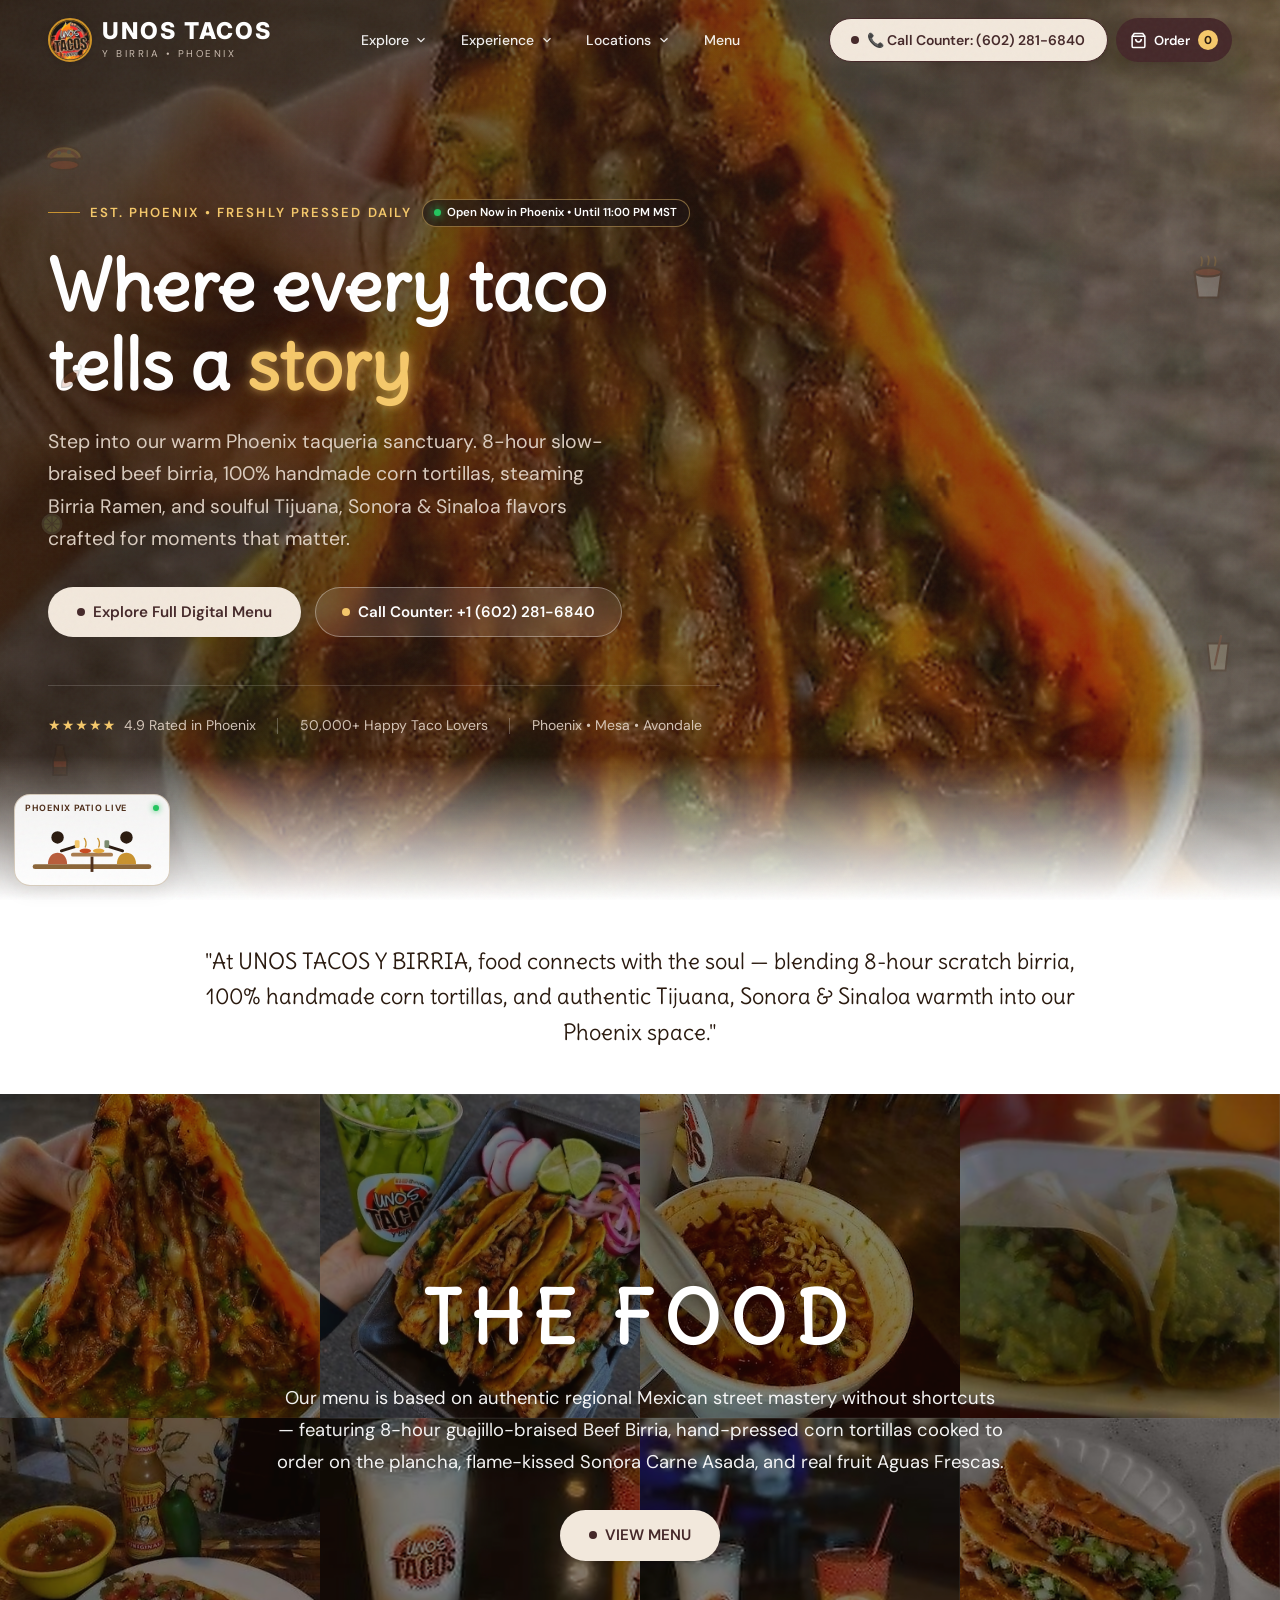
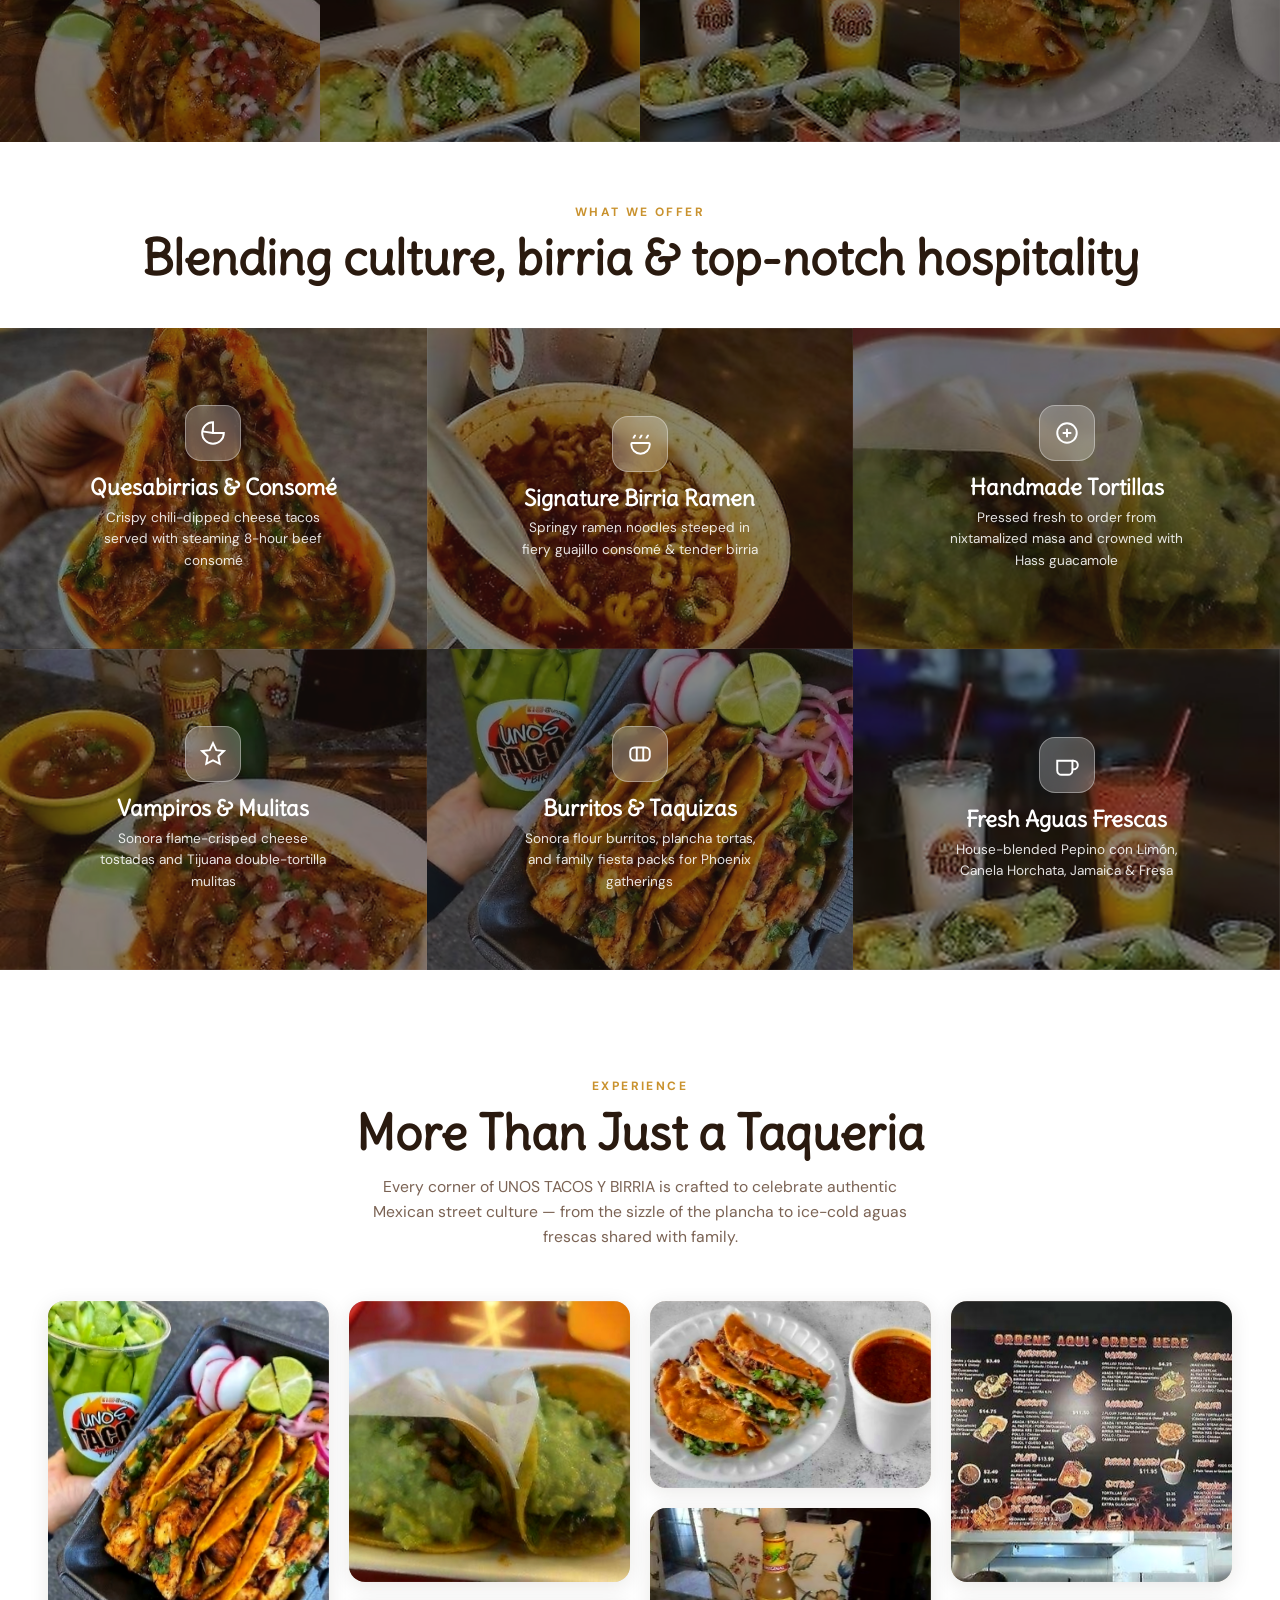
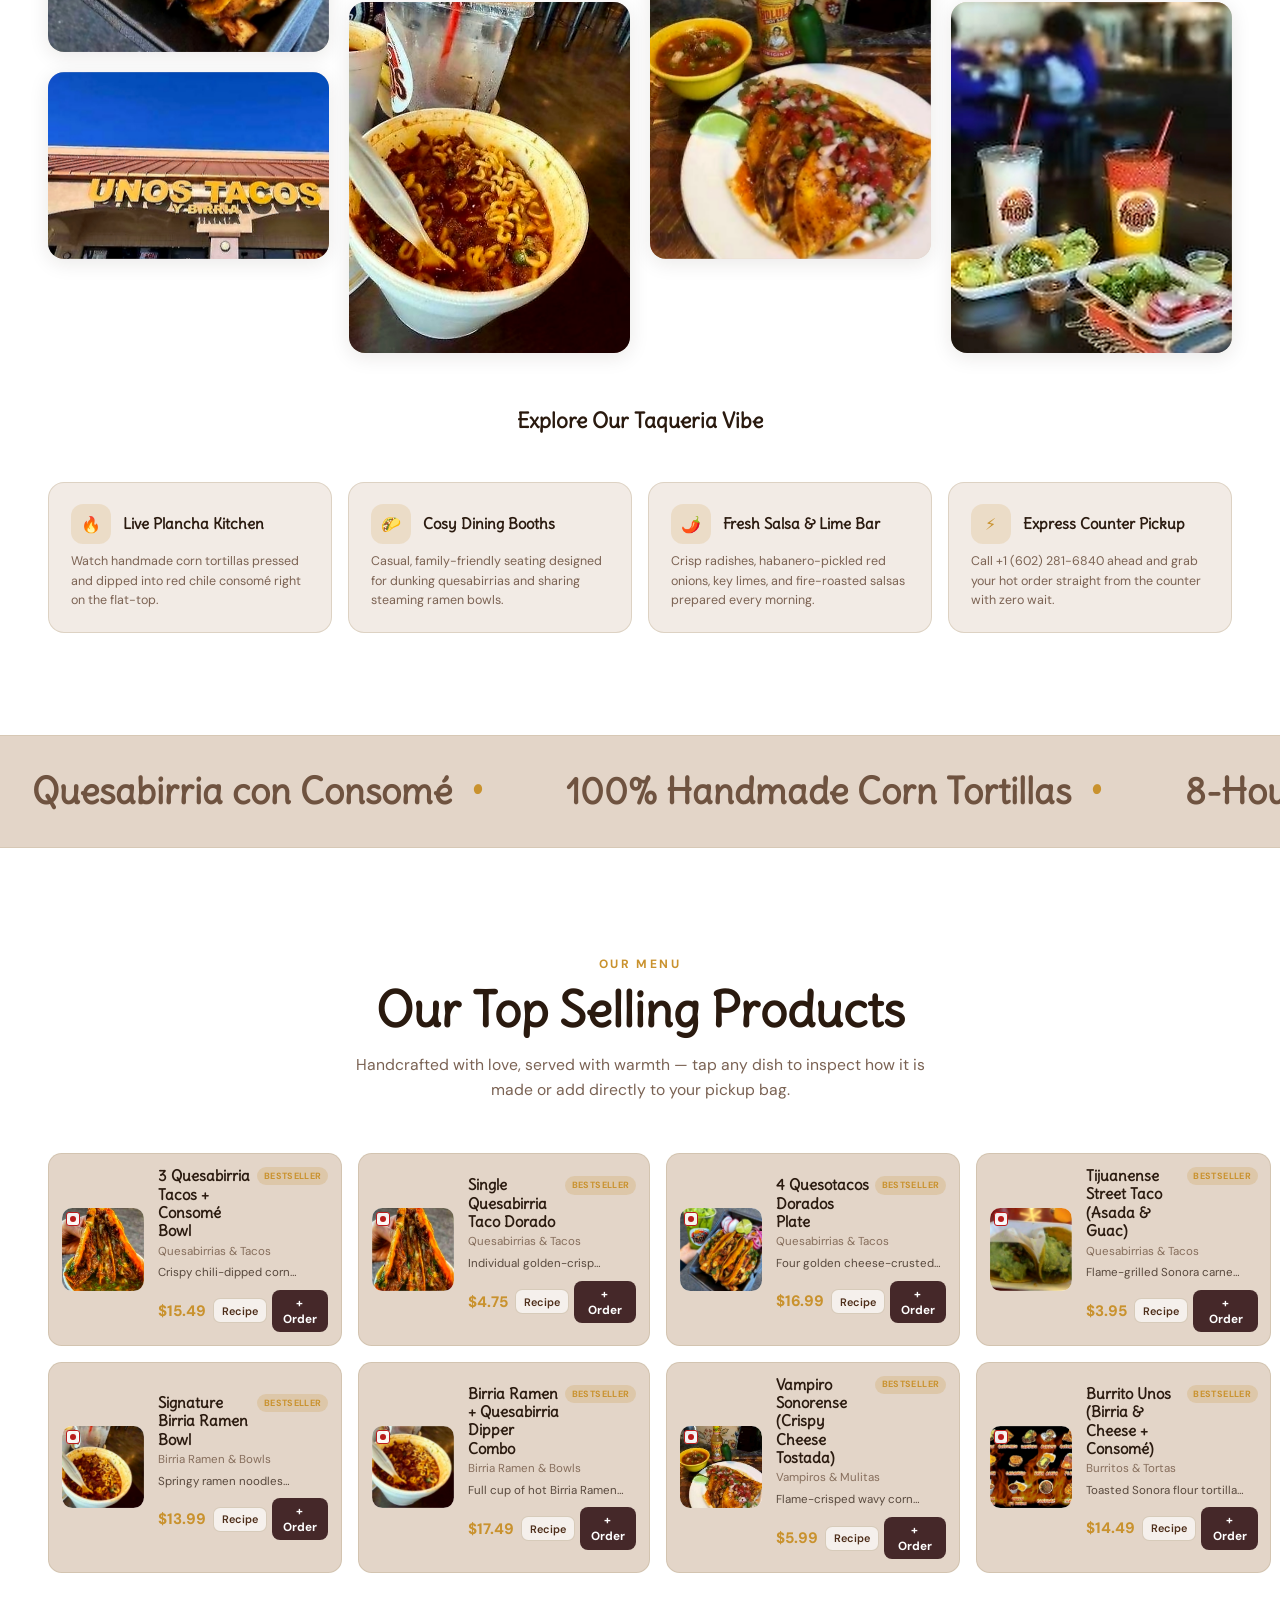
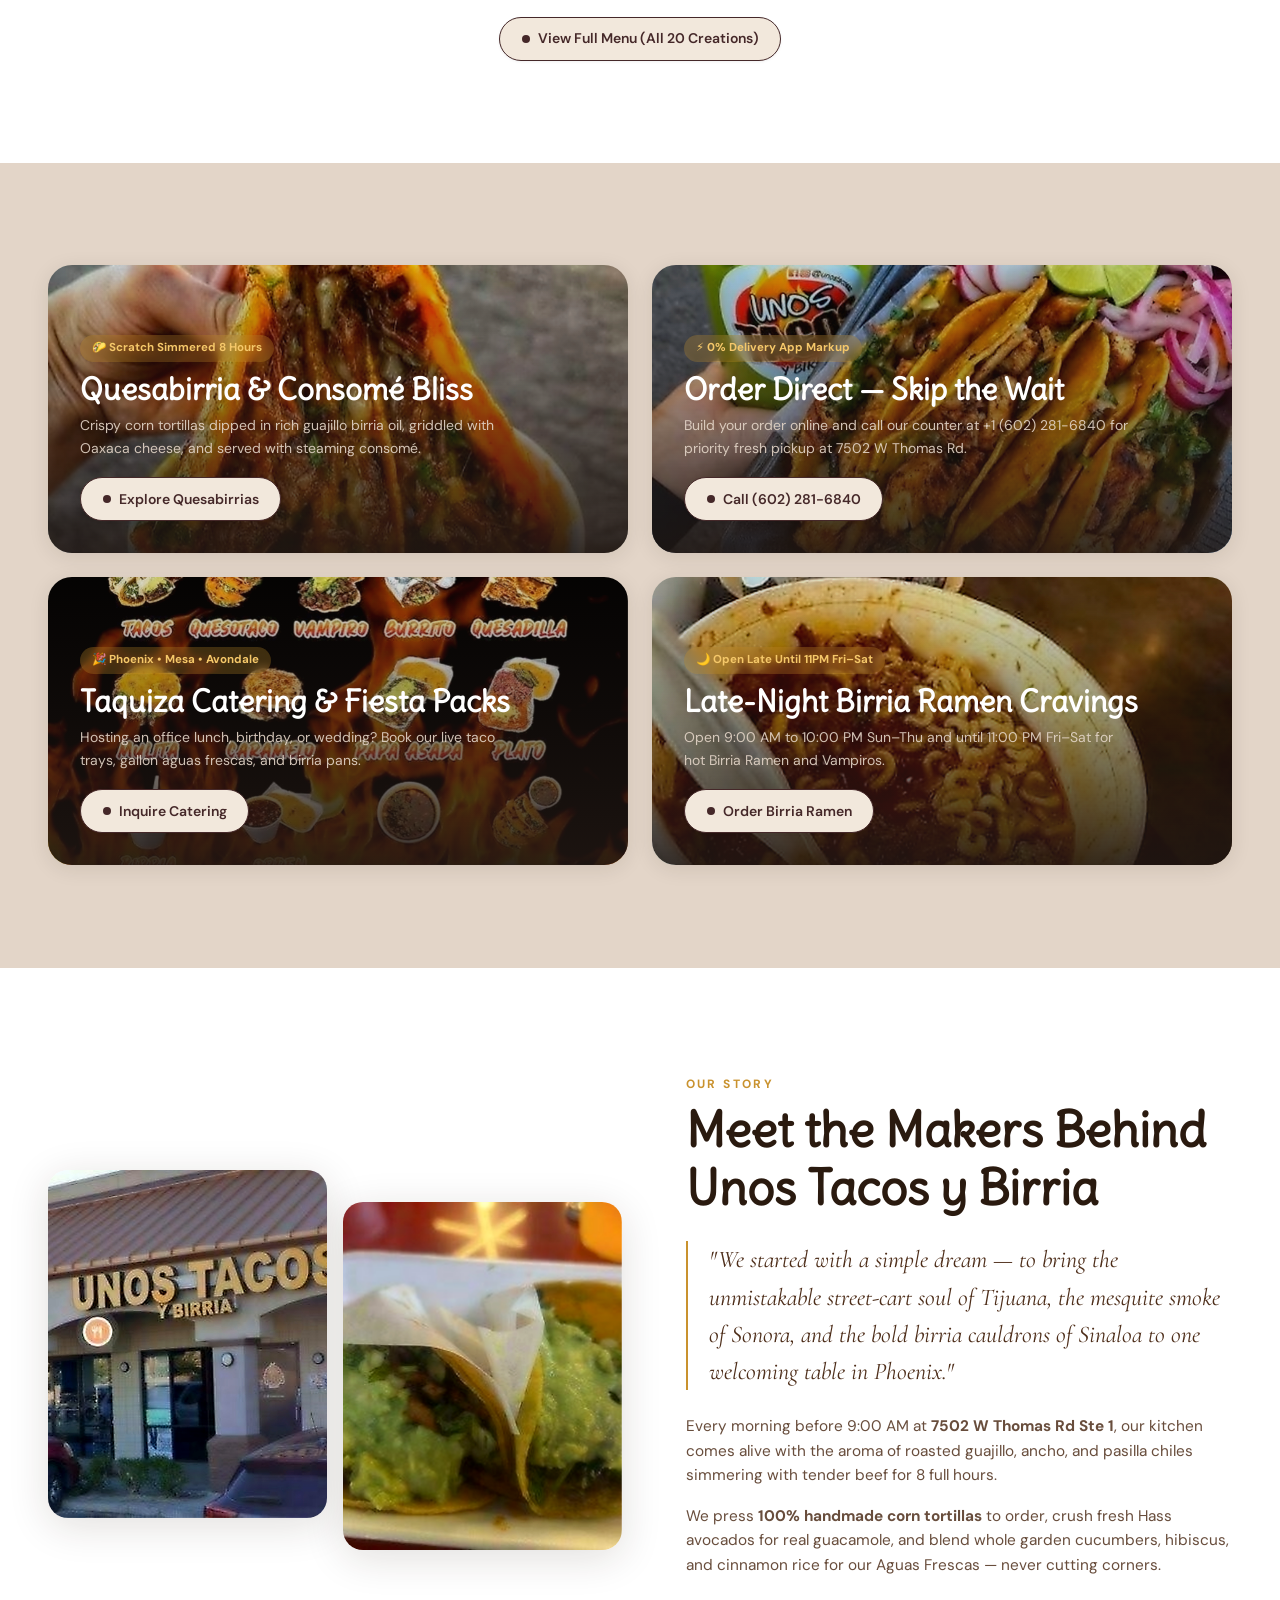
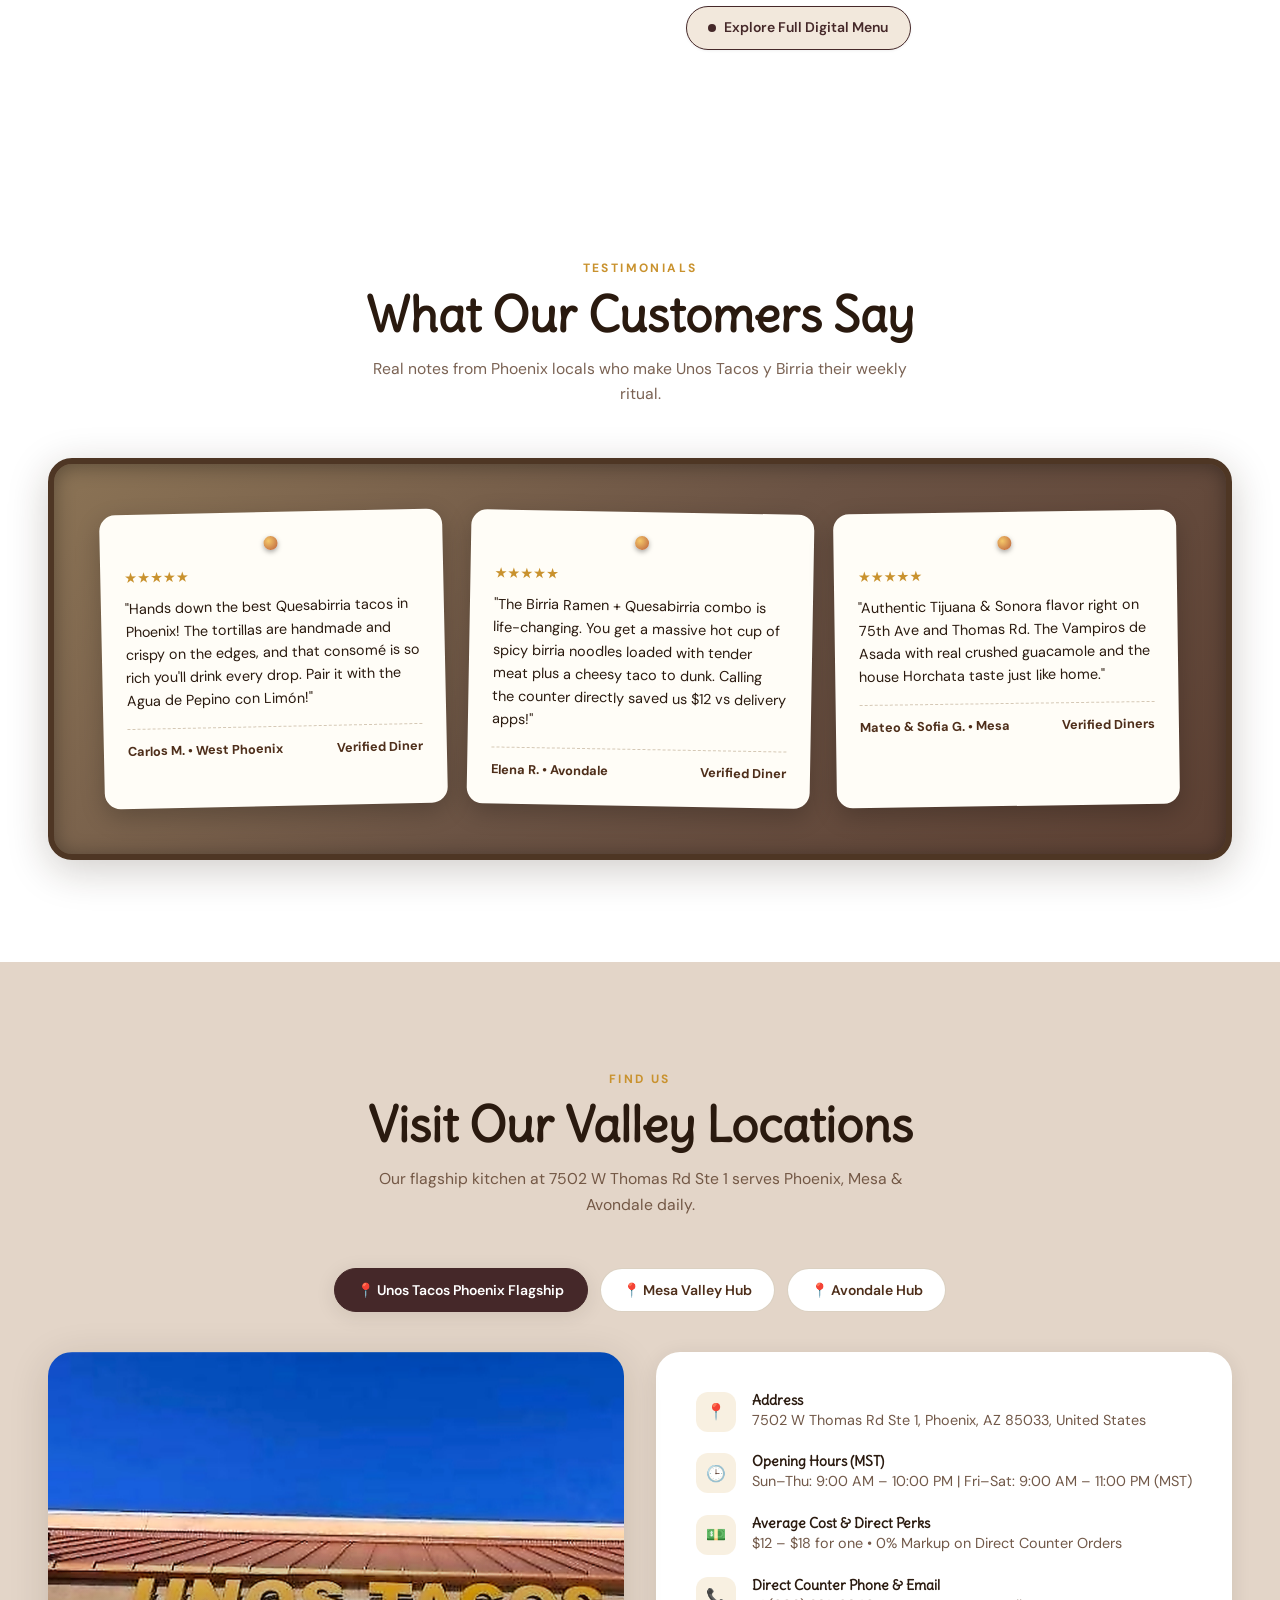
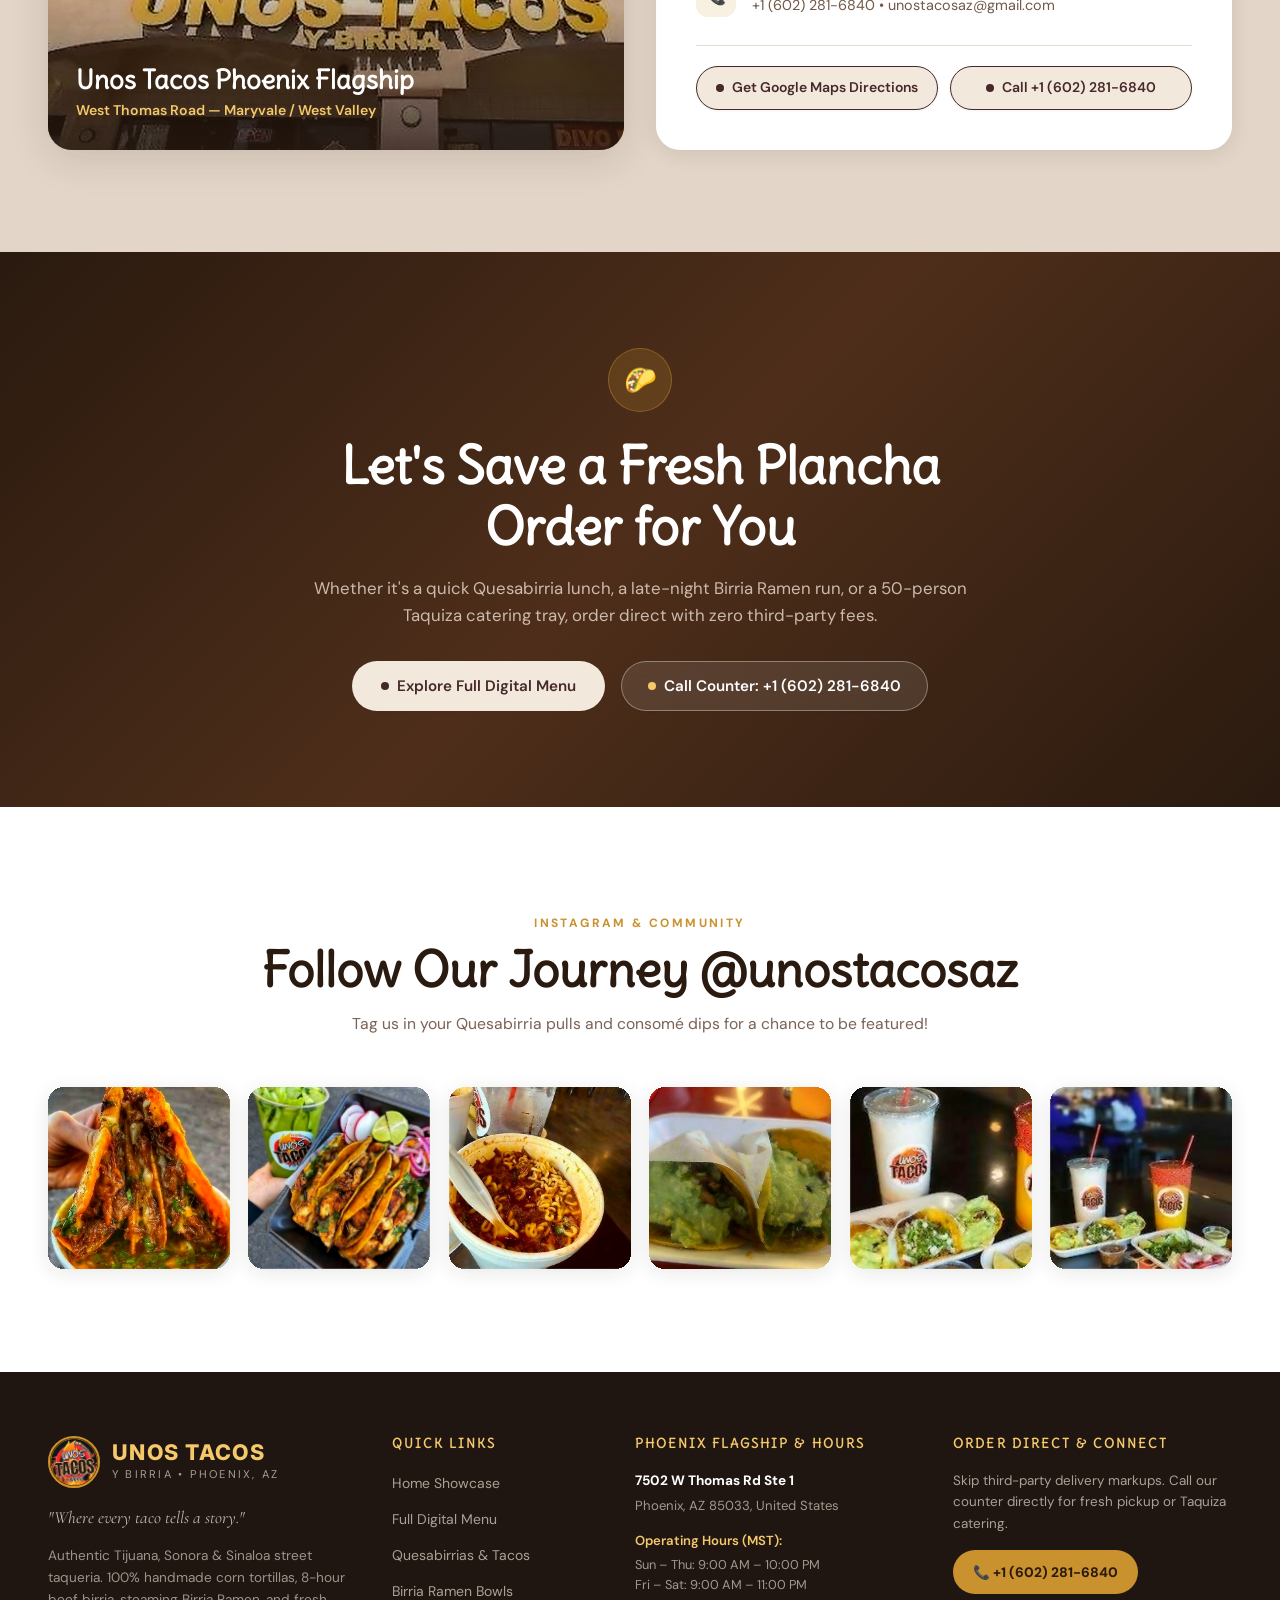
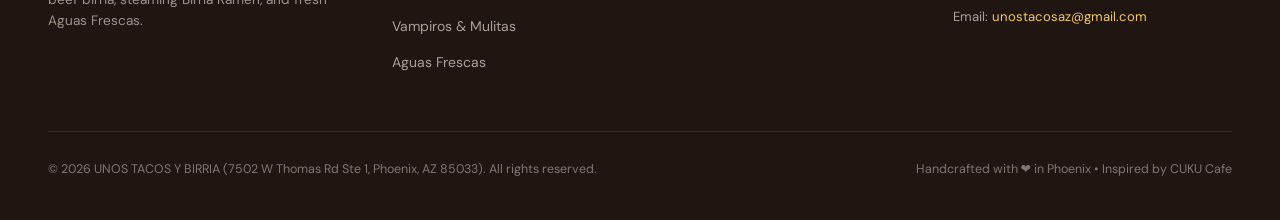
<file: index.html>
<!DOCTYPE html>
<html lang="en">
<head>
  <meta charset="UTF-8" />
  <meta name="viewport" content="width=device-width, initial-scale=1.0, maximum-scale=5.0" />
  <title>UNOS TACOS Y BIRRIA | Authentic Tijuana, Sonora &amp; Sinaloa Taqueria in Phoenix, AZ</title>
  <meta name="description" content="Where every taco tells a story. Experience Phoenix's #1 8-hour slow-braised Quesabirria con Consomé, Birria Ramen, 100% handmade corn tortillas, Vampiros, and fresh Aguas Frescas at 7502 W Thomas Rd Ste 1, Phoenix, AZ." />
  <link rel="icon" type="image/png" href="assets/images/logo-clean.png" />

  <!-- Exact CUKU Cafe Google Fonts: Delius, DM Sans, Cormorant Garamond, Inter -->
  <link rel="preconnect" href="https://fonts.googleapis.com" />
  <link rel="preconnect" href="https://fonts.gstatic.com" crossorigin />
  <link href="https://fonts.googleapis.com/css2?family=Cormorant+Garamond:ital,wght@0,400;0,600;0,700;1,400&family=DM+Sans:ital,opsz,wght@0,9..40,300..800;1,9..40,300..800&family=Delius&family=Inter:wght@700;800;900&display=swap" rel="stylesheet" />

  <!-- CUKU Cafe 1:1 Master Stylesheet -->
  <link rel="stylesheet" href="assets/css/styles.css" />
</head>
<body class="grain-overlay">

  <!-- Top Scroll Progress Bar (#nprogress CUKU replica) -->
  <div id="scroll-progress-bar" class="scroll-progress-bar" aria-hidden="true"></div>

  <!-- 0.9s Cinematic Brand Logo Preloader -->
  <div id="cuku-preloader" class="cuku-preloader" role="status" aria-label="Loading Unos Tacos y Birria">
    <div class="preloader-logo-ring">
      <img src="assets/images/logo-clean.png" alt="Unos Tacos y Birria Official Logo" />
    </div>
    <div class="preloader-brand-title">UNOS TACOS Y BIRRIA</div>
    <div class="preloader-sub">Phoenix • Tijuana • Sonora • Sinaloa</div>
  </div>

  <!-- Immersive 3D Floating Taqueria Background Stage -->
  <div class="ambient-3d-stage" aria-hidden="true">
    <!-- 1. Floating Quesabirria & Consomé -->
    <div class="floating-3d-item float-taco-1">
      <svg viewBox="0 0 64 64" fill="none">
        <path d="M10 40 C10 20, 54 20, 54 40 Z" fill="#E5A93C" stroke="#4E2E1A" stroke-width="2.5"/>
        <path d="M16 38 C22 28, 42 28, 48 38" stroke="#B85C3A" stroke-width="4" stroke-linecap="round"/>
        <circle cx="26" cy="33" r="2.5" fill="#7A8B6F"/>
        <circle cx="38" cy="32" r="2.5" fill="#7A8B6F"/>
        <ellipse cx="32" cy="48" rx="18" ry="6" fill="#C84B20" stroke="#4E2E1A" stroke-width="2"/>
      </svg>
    </div>
    <!-- 2. Floating Steaming Birria Ramen Cup -->
    <div class="floating-3d-item float-ramen-2">
      <svg viewBox="0 0 64 64" fill="none">
        <path d="M16 24 L20 54 L44 54 L48 24 Z" fill="#FAF8F5" stroke="#4E2E1A" stroke-width="2.5"/>
        <ellipse cx="32" cy="24" rx="16" ry="5" fill="#C84B20" stroke="#4E2E1A" stroke-width="2.5"/>
        <path d="M24 16 Q26 10 24 6 M32 15 Q34 9 32 5 M40 16 Q42 10 40 6" stroke="#C9922E" stroke-width="2" stroke-linecap="round"/>
      </svg>
    </div>
    <!-- 3. Floating Key Lime & Cilantro -->
    <div class="floating-3d-item float-lime-3">
      <svg viewBox="0 0 64 64" fill="none">
        <circle cx="32" cy="32" r="18" fill="#7A8B6F" stroke="#2A1A0F" stroke-width="2.5"/>
        <circle cx="32" cy="32" r="13" fill="#B5E48C"/>
        <path d="M32 19 L32 45 M19 32 L45 32 M23 23 L41 41 M41 23 L23 41" stroke="#7A8B6F" stroke-width="1.8"/>
      </svg>
    </div>
    <!-- 4. Floating Iced Agua de Horchata -->
    <div class="floating-3d-item float-horchata-4">
      <svg viewBox="0 0 64 64" fill="none">
        <path d="M18 18 L22 54 L42 54 L46 18 Z" fill="#FBF3D1" stroke="#4E2E1A" stroke-width="2.5"/>
        <line x1="36" y1="8" x2="28" y2="46" stroke="#B85C3A" stroke-width="3" stroke-linecap="round"/>
      </svg>
    </div>
    <!-- 5. Floating Roasted Guajillo Chili -->
    <div class="floating-3d-item float-chili-5">
      <svg viewBox="0 0 64 64" fill="none">
        <path d="M18 46 C16 28, 32 16, 48 18 C44 34, 34 48, 18 46 Z" fill="#B85C3A" stroke="#2A1A0F" stroke-width="2.2"/>
        <path d="M48 18 Q53 13 50 9" stroke="#7A8B6F" stroke-width="3" stroke-linecap="round"/>
      </svg>
    </div>
    <!-- 6. Floating Mexican Glass Soda Bottle -->
    <div class="floating-3d-item float-cola-6">
      <svg viewBox="0 0 64 64" fill="none">
        <path d="M27 10 L37 10 L39 24 L42 32 L42 54 L22 54 L22 32 L25 24 Z" fill="#4E2E1A" stroke="#2A1A0F" stroke-width="2.2"/>
        <rect x="23" y="34" width="18" height="8" fill="#C84B20"/>
      </svg>
    </div>
  </div>

  <!-- Corner Animated Bistro Bench Dining Scene -->
  <aside class="corner-bistro-scene" aria-label="Live Phoenix Taqueria Patio Atmosphere">
    <div class="corner-bistro-label">
      <span>Phoenix Patio Live</span>
      <span class="corner-bistro-dot"></span>
    </div>
    <svg class="bistro-svg" viewBox="0 0 140 62" fill="none">
      <!-- Wooden Bench & Table -->
      <rect x="8" y="48" width="124" height="5" rx="2.5" fill="#8B6538"/>
      <rect x="48" y="36" width="44" height="4" rx="2" fill="#A87B4E"/>
      <line x1="70" y1="40" x2="70" y2="56" stroke="#4E2E1A" stroke-width="3"/>
      <!-- Steaming Consomé & Tacos on Table -->
      <ellipse cx="63" cy="34" rx="6" ry="2.5" fill="#C84B20"/>
      <ellipse cx="77" cy="34" rx="6" ry="2.5" fill="#E5A93C"/>
      <path class="steam-wisp" d="M63 30 Q65 25 62 21 M77 30 Q79 25 76 21" stroke="#C9922E" stroke-width="1.4" stroke-linecap="round"/>
      <!-- Left Diner on Bench -->
      <circle cx="34" cy="20" r="6.5" fill="#2A1A0F"/>
      <path d="M24 48 C24 32, 44 32, 44 48 Z" fill="#B85C3A"/>
      <g class="diner-left-arm">
        <path d="M38 34 L54 29" stroke="#2A1A0F" stroke-width="3" stroke-linecap="round"/>
        <rect x="52" y="23" width="5" height="8" rx="1.5" fill="#F5C86A"/>
      </g>
      <!-- Right Diner on Bench -->
      <circle cx="106" cy="20" r="6.5" fill="#2A1A0F"/>
      <path d="M96 48 C96 32, 116 32, 116 48 Z" fill="#C9922E"/>
      <g class="diner-right-arm">
        <path d="M102 34 L86 29" stroke="#2A1A0F" stroke-width="3" stroke-linecap="round"/>
        <rect x="83" y="23" width="5" height="8" rx="1.5" fill="#7A8B6F"/>
      </g>
    </svg>
  </aside>

  <!-- ========================================================================
       1. PERSISTENT CUKU CAFE HEADER
       ======================================================================== -->
  <header id="cuku-header" class="cuku-header">
    <nav class="container-custom cuku-nav-inner" aria-label="Primary Navigation">
      <!-- Brand Logo + Name -->
      <a href="index.html" class="cuku-brand-link">
        <img src="assets/images/logo-clean.png" alt="Unos Tacos y Birria Logo" class="cuku-brand-logo hd-photo" />
        <div class="cuku-brand-text">
          <span class="cuku-brand-name">UNOS TACOS</span>
          <span class="cuku-brand-sub">Y BIRRIA • PHOENIX</span>
        </div>
      </a>

      <!-- Desktop Dropdown Navigation (Exact CUKU Cafe Hierarchy) -->
      <ul class="cuku-desktop-nav">
        <li class="cuku-nav-item">
          <button type="button" class="cuku-nav-trigger">
            Explore
            <svg width="14" height="14" viewBox="0 0 24 24" fill="none" stroke="currentColor" stroke-width="2"><path d="m6 9 6 6 6-6"/></svg>
          </button>
          <div class="cuku-dropdown-menu">
            <a href="#the-food" class="cuku-dropdown-link"><span>The Food Mosaic</span><span>→</span></a>
            <a href="#what-we-offer" class="cuku-dropdown-link"><span>What We Offer</span><span>→</span></a>
            <a href="#top-sellers" class="cuku-dropdown-link"><span>Top Selling Tacos</span><span>→</span></a>
            <a href="#our-story" class="cuku-dropdown-link"><span>Meet The Makers</span><span>→</span></a>
          </div>
        </li>

        <li class="cuku-nav-item">
          <button type="button" class="cuku-nav-trigger">
            Experience
            <svg width="14" height="14" viewBox="0 0 24 24" fill="none" stroke="currentColor" stroke-width="2"><path d="m6 9 6 6 6-6"/></svg>
          </button>
          <div class="cuku-dropdown-menu">
            <a href="#gallery" class="cuku-dropdown-link"><span>Taqueria Spaces</span><span>→</span></a>
            <a href="#bento-promos" class="cuku-dropdown-link"><span>Taquiza Catering</span><span>→</span></a>
            <a href="#testimonials" class="cuku-dropdown-link"><span>Customer Love Wall</span><span>→</span></a>
          </div>
        </li>

        <li class="cuku-nav-item">
          <button type="button" class="cuku-nav-trigger">
            Locations
            <svg width="14" height="14" viewBox="0 0 24 24" fill="none" stroke="currentColor" stroke-width="2"><path d="m6 9 6 6 6-6"/></svg>
          </button>
          <div class="cuku-dropdown-menu">
            <a href="#locations" class="cuku-dropdown-link"><span>Phoenix Flagship</span><span>→</span></a>
            <a href="#locations" class="cuku-dropdown-link"><span>Mesa Valley Hub</span><span>→</span></a>
            <a href="#locations" class="cuku-dropdown-link"><span>Avondale Hub</span><span>→</span></a>
          </div>
        </li>

        <li>
          <a href="menu.html" class="cuku-nav-link">Menu</a>
        </li>
      </ul>

      <!-- Right Actions: Call Counter Interactive Button + Direct Order Bag + Mobile Toggle -->
      <div class="cuku-header-actions">
        <a href="tel:+16022816840" class="cuku-interactive-btn cuku-header-call-desktop" aria-label="Call Counter +1 (602) 281-6840">
          <div class="btn-initial">
            <div class="btn-dot"></div>
            <span>📞 Call Counter: (602) 281-6840</span>
          </div>
          <div class="btn-hover-layer">
            <span>Dial +1 (602) 281-6840</span>
            <svg width="15" height="15" viewBox="0 0 24 24" fill="none" stroke="currentColor" stroke-width="2.2"><path d="M5 12h14"/><path d="m12 5 7 7-7 7"/></svg>
          </div>
        </a>

        <button type="button" class="cuku-cart-trigger" data-open-cart aria-label="Open Direct Order Bag">
          <svg width="17" height="17" viewBox="0 0 24 24" fill="none" stroke="currentColor" stroke-width="2.2"><path d="M6 2 3 6v14a2 2 0 0 0 2 2h14a2 2 0 0 0 2-2V6l-3-4Z"/><path d="M3 6h18"/><path d="M16 10a4 4 0 0 1-8 0"/></svg>
          <span>Order</span>
          <span class="cuku-cart-count" data-cart-count>0</span>
        </button>

        <button type="button" class="cuku-mobile-toggle" data-open-mobile-nav aria-label="Open Navigation Menu">
          <svg width="24" height="24" viewBox="0 0 24 24" fill="none" stroke="currentColor" stroke-width="2.2"><line x1="4" x2="20" y1="6" y2="6"/><line x1="4" x2="20" y1="12" y2="12"/><line x1="4" x2="20" y1="18" y2="18"/></svg>
        </button>
      </div>
    </nav>
  </header>

  <!-- Mobile Navigation Drawer -->
  <div id="cuku-mobile-drawer" class="cuku-mobile-drawer" aria-hidden="true">
    <div class="cuku-mobile-panel">
      <div>
        <div style="display:flex; align-items:center; justify-content:space-between; padding-bottom:1rem; border-bottom:1px solid rgba(196,179,154,0.5);">
          <div style="display:flex; align-items:center; gap:0.6rem;">
            <img src="assets/images/logo-clean.png" alt="Unos Tacos Logo" style="width:40px; height:40px; border-radius:50%;" />
            <div>
              <div style="font-family:var(--font-logo); font-weight:800; font-size:1rem; color:var(--color-deep-espresso);">UNOS TACOS</div>
              <div style="font-size:0.68rem; color:var(--color-rich-coffee);">7502 W Thomas Rd, Phoenix</div>
            </div>
          </div>
          <button type="button" data-close-mobile-nav style="width:38px; height:38px; border-radius:50%; background:var(--color-soft-beige); font-weight:700;">✕</button>
        </div>

        <ul class="cuku-mobile-links">
          <li><a href="index.html" data-close-mobile-nav><span>Home Showcase</span><span>→</span></a></li>
          <li><a href="menu.html"><span>Full Digital Menu (20 Creations)</span><span>→</span></a></li>
          <li><a href="#the-food" data-close-mobile-nav><span>The Food Mosaic</span><span>→</span></a></li>
          <li><a href="#what-we-offer" data-close-mobile-nav><span>What We Offer</span><span>→</span></a></li>
          <li><a href="#gallery" data-close-mobile-nav><span>Experience &amp; Spaces</span><span>→</span></a></li>
          <li><a href="#our-story" data-close-mobile-nav><span>Our Story (Tijuana • Sonora • Sinaloa)</span><span>→</span></a></li>
          <li><a href="#testimonials" data-close-mobile-nav><span>Customer Corkboard</span><span>→</span></a></li>
          <li><a href="#locations" data-close-mobile-nav><span>Locations (Phoenix, Mesa, Avondale)</span><span>→</span></a></li>
        </ul>
      </div>

      <div style="padding-top:1.25rem; border-top:1px solid rgba(196,179,154,0.5); display:flex; flex-direction:column; gap:0.65rem;">
        <a href="tel:+16022816840" style="display:flex; align-items:center; justify-content:center; gap:0.5rem; padding:0.9rem; border-radius:9999px; background:var(--color-button-primary); color:#fff; font-weight:700; font-size:0.9rem;">
          📞 Call Counter: +1 (602) 281-6840
        </a>
        <a href="menu.html" style="display:flex; align-items:center; justify-content:center; gap:0.5rem; padding:0.85rem; border-radius:9999px; background:var(--color-soft-beige); color:var(--color-deep-espresso); font-weight:700; font-size:0.88rem;">
          Explore Full Digital Menu →
        </a>
      </div>
    </div>
  </div>

  <!-- ========================================================================
       2. HERO SECTION (EXACT CUKU CAFE LAYOUT + PHOENIX MST LIVE CLOCK)
       ======================================================================== -->
  <main>
    <section class="cuku-hero">
      <div class="cuku-hero-bg">
        <img src="assets/images/hero-quesabirria-dip.jpg" alt="Signature Quesabirria Taco dipping into steaming Consomé at Unos Tacos y Birria Phoenix" class="hd-photo" />
        <div class="cuku-hero-overlay"></div>
      </div>
      <div class="cuku-hero-bottom-fade"></div>

      <div class="container-custom">
        <div class="cuku-hero-content">
          <div class="cuku-hero-eyebrow">
            <span class="cuku-hero-eyebrow-line"></span>
            <span class="cuku-hero-eyebrow-text">Est. Phoenix • Freshly Pressed Daily</span>
            <span class="live-mst-pill">
              <span class="live-mst-dot" data-mst-dot></span>
              <span data-mst-status-text>Open Now in Phoenix • 9AM–10PM MST</span>
            </span>
          </div>

          <h1 class="cuku-hero-title">
            Where every taco tells a <span class="neon-glow">story</span>
          </h1>

          <p class="cuku-hero-desc">
            Step into our warm Phoenix taqueria sanctuary. 8-hour slow-braised beef birria, 100% handmade corn tortillas, steaming Birria Ramen, and soulful Tijuana, Sonora &amp; Sinaloa flavors crafted for moments that matter.
          </p>

          <div class="cuku-hero-ctas">
            <a href="menu.html" class="cuku-interactive-btn variant-hero">
              <div class="btn-initial">
                <div class="btn-dot"></div>
                <span>Explore Full Digital Menu</span>
              </div>
              <div class="btn-hover-layer">
                <span>Explore Full Digital Menu</span>
                <svg width="16" height="16" viewBox="0 0 24 24" fill="none" stroke="currentColor" stroke-width="2.2"><path d="M5 12h14"/><path d="m12 5 7 7-7 7"/></svg>
              </div>
            </a>

            <a href="tel:+16022816840" class="cuku-interactive-btn variant-outline-light">
              <div class="btn-initial">
                <div class="btn-dot"></div>
                <span>Call Counter: +1 (602) 281-6840</span>
              </div>
              <div class="btn-hover-layer">
                <span>Dial +1 (602) 281-6840</span>
                <svg width="16" height="16" viewBox="0 0 24 24" fill="none" stroke="currentColor" stroke-width="2.2"><path d="M5 12h14"/><path d="m12 5 7 7-7 7"/></svg>
              </div>
            </a>
          </div>

          <!-- CUKU Cafe Hero Stats Bar -->
          <div class="cuku-hero-stats">
            <div style="display:flex; align-items:center; gap:0.45rem;">
              <span class="cuku-hero-stars">★★★★★</span>
              <span>4.9 Rated in Phoenix</span>
            </div>
            <div class="cuku-stat-divider"></div>
            <div>50,000+ Happy Taco Lovers</div>
            <div class="cuku-stat-divider"></div>
            <div>Phoenix • Mesa • Avondale</div>
          </div>
        </div>
      </div>
    </section>

    <!-- ======================================================================
         3. INTRO QUOTE BAND (EXACT CUKU CAFE)
         ====================================================================== -->
    <div class="cuku-intro-band">
      <div class="container-custom">
        <p>
          "At UNOS TACOS Y BIRRIA, food connects with the soul — blending 8-hour scratch birria, 100% handmade corn tortillas, and authentic Tijuana, Sonora &amp; Sinaloa warmth into our Phoenix space."
        </p>
      </div>
    </div>

    <!-- ======================================================================
         4. "THE FOOD" 8-IMAGE MOSAIC SECTION (EXACT CUKU CAFE)
         ====================================================================== -->
    <section id="the-food" class="cuku-food-mosaic-section">
      <div class="cuku-food-mosaic-grid" aria-hidden="true">
        <div class="cuku-mosaic-cell"><img src="assets/images/hero-quesabirria-dip.jpg" alt="Quesabirria Dip" class="hd-photo" loading="lazy" /></div>
        <div class="cuku-mosaic-cell"><img src="assets/images/quesotacos-agua-pepino.jpg" alt="Quesotacos and Agua de Pepino" class="hd-photo" loading="lazy" /></div>
        <div class="cuku-mosaic-cell"><img src="assets/images/birria-ramen-closeup.jpg" alt="Steaming Birria Ramen" class="hd-photo" loading="lazy" /></div>
        <div class="cuku-mosaic-cell"><img src="assets/images/tacos-guacamole-closeup.jpg" alt="Tacos with Fresh Guacamole" class="hd-photo" loading="lazy" /></div>
        <div class="cuku-mosaic-cell"><img src="assets/images/quesabirria-cholula-feast.jpg" alt="Quesabirria Feast" class="hd-photo" loading="lazy" /></div>
        <div class="cuku-mosaic-cell"><img src="assets/images/horchata-tacos-trio.jpg" alt="Horchata and Street Tacos" class="hd-photo" loading="lazy" /></div>
        <div class="cuku-mosaic-cell"><img src="assets/images/aguas-frescas-spread.jpg" alt="Aguas Frescas Spread" class="hd-photo" loading="lazy" /></div>
        <div class="cuku-mosaic-cell"><img src="assets/images/quesabirria-plate-consome.jpg" alt="Quesabirria Platter" class="hd-photo" loading="lazy" /></div>
      </div>
      <div class="cuku-mosaic-overlay"></div>

      <div class="cuku-mosaic-content">
        <h2 class="cuku-mosaic-title">THE FOOD</h2>
        <p class="cuku-mosaic-desc">
          Our menu is based on authentic regional Mexican street mastery without shortcuts — featuring 8-hour guajillo-braised Beef Birria, hand-pressed corn tortillas cooked to order on the plancha, flame-kissed Sonora Carne Asada, and real fruit Aguas Frescas.
        </p>
        <a href="menu.html" class="cuku-interactive-btn variant-hero">
          <div class="btn-initial">
            <div class="btn-dot"></div>
            <span>VIEW MENU</span>
          </div>
          <div class="btn-hover-layer">
            <span>VIEW MENU</span>
            <svg width="16" height="16" viewBox="0 0 24 24" fill="none" stroke="currentColor" stroke-width="2.2"><path d="M5 12h14"/><path d="m12 5 7 7-7 7"/></svg>
          </div>
        </a>
      </div>
    </section>

    <!-- ======================================================================
         5. "WHAT WE OFFER" 6-TILE SERVICES SECTION (EXACT CUKU CAFE)
         ====================================================================== -->
    <section id="what-we-offer" class="cuku-offer-section">
      <div class="container-custom" style="padding-top: 3.5rem; padding-bottom: 1rem;">
        <div class="cuku-section-header" style="margin-bottom: 1.5rem;">
          <span class="cuku-eyebrow">What We Offer</span>
          <h2 class="cuku-section-title">Blending culture, birria &amp; top-notch hospitality</h2>
        </div>
      </div>

      <div class="cuku-offer-grid">
        <!-- Tile 1 -->
        <a href="menu.html?cat=quesabirrias" class="cuku-offer-tile">
          <img src="assets/images/hero-quesabirria-dip.jpg" alt="Quesabirrias & Consomé" class="hd-photo" loading="lazy" />
          <div class="cuku-offer-tile-shade"></div>
          <div class="cuku-offer-tile-body">
            <div class="cuku-offer-icon-box">
              <svg width="26" height="26" viewBox="0 0 24 24" fill="none" stroke="currentColor" stroke-width="1.8"><path d="M12 2a10 10 0 1 0 10 10H12V2Z"/><path d="M12 12 2.1 10.5"/></svg>
            </div>
            <h3>Quesabirrias &amp; Consomé</h3>
            <p>Crispy chili-dipped cheese tacos served with steaming 8-hour beef consomé</p>
          </div>
        </a>

        <!-- Tile 2 -->
        <a href="menu.html?cat=ramen" class="cuku-offer-tile">
          <img src="assets/images/birria-ramen-closeup.jpg" alt="Birria Ramen Bowls" class="hd-photo" loading="lazy" />
          <div class="cuku-offer-tile-shade"></div>
          <div class="cuku-offer-tile-body">
            <div class="cuku-offer-icon-box">
              <svg width="26" height="26" viewBox="0 0 24 24" fill="none" stroke="currentColor" stroke-width="1.8"><path d="M4 11h16a1 1 0 0 1 1 1v.5a8.5 8.5 0 0 1-17 0V12a1 1 0 0 1 1-1Z"/><path d="M6 7c0-1.5 1.5-2 1.5-3.5"/><path d="M12 7c0-1.5 1.5-2 1.5-3.5"/><path d="M18 7c0-1.5 1.5-2 1.5-3.5"/></svg>
            </div>
            <h3>Signature Birria Ramen</h3>
            <p>Springy ramen noodles steeped in fiery guajillo consomé &amp; tender birria</p>
          </div>
        </a>

        <!-- Tile 3 -->
        <a href="menu.html?cat=quesabirrias" class="cuku-offer-tile">
          <img src="assets/images/tacos-guacamole-closeup.jpg" alt="100% Handmade Tortillas" class="hd-photo" loading="lazy" />
          <div class="cuku-offer-tile-shade"></div>
          <div class="cuku-offer-tile-body">
            <div class="cuku-offer-icon-box">
              <svg width="26" height="26" viewBox="0 0 24 24" fill="none" stroke="currentColor" stroke-width="1.8"><circle cx="12" cy="12" r="9"/><path d="M8 12h8"/><path d="M12 8v8"/></svg>
            </div>
            <h3>Handmade Tortillas</h3>
            <p>Pressed fresh to order from nixtamalized masa and crowned with Hass guacamole</p>
          </div>
        </a>

        <!-- Tile 4 -->
        <a href="menu.html?cat=vampiros" class="cuku-offer-tile">
          <img src="assets/images/quesabirria-cholula-feast.jpg" alt="Vampiros & Mulitas" class="hd-photo" loading="lazy" />
          <div class="cuku-offer-tile-shade"></div>
          <div class="cuku-offer-tile-body">
            <div class="cuku-offer-icon-box">
              <svg width="26" height="26" viewBox="0 0 24 24" fill="none" stroke="currentColor" stroke-width="1.8"><polygon points="12 2 15 8.5 22 9.3 17 14 18.2 21 12 17.8 5.8 21 7 14 2 9.3 9 8.5 12 2"/></svg>
            </div>
            <h3>Vampiros &amp; Mulitas</h3>
            <p>Sonora flame-crisped cheese tostadas and Tijuana double-tortilla mulitas</p>
          </div>
        </a>

        <!-- Tile 5 -->
        <a href="menu.html?cat=burritos" class="cuku-offer-tile">
          <img src="assets/images/quesotacos-agua-pepino.jpg" alt="Quesotacos & Burritos" class="hd-photo" loading="lazy" />
          <div class="cuku-offer-tile-shade"></div>
          <div class="cuku-offer-tile-body">
            <div class="cuku-offer-icon-box">
              <svg width="26" height="26" viewBox="0 0 24 24" fill="none" stroke="currentColor" stroke-width="1.8"><rect x="3" y="6" width="18" height="12" rx="4"/><path d="M9 6v12"/><path d="M15 6v12"/></svg>
            </div>
            <h3>Burritos &amp; Taquizas</h3>
            <p>Sonora flour burritos, plancha tortas, and family fiesta packs for Phoenix gatherings</p>
          </div>
        </a>

        <!-- Tile 6 -->
        <a href="menu.html?cat=drinks" class="cuku-offer-tile">
          <img src="assets/images/aguas-frescas-spread.jpg" alt="Fresh Aguas Frescas" class="hd-photo" loading="lazy" />
          <div class="cuku-offer-tile-shade"></div>
          <div class="cuku-offer-tile-body">
            <div class="cuku-offer-icon-box">
              <svg width="26" height="26" viewBox="0 0 24 24" fill="none" stroke="currentColor" stroke-width="1.8"><path d="M17 8h1a4 4 0 1 1 0 8h-1"/><path d="M3 8h14v9a4 4 0 0 1-4 4H7a4 4 0 0 1-4-4Z"/></svg>
            </div>
            <h3>Fresh Aguas Frescas</h3>
            <p>House-blended Pepino con Limón, Canela Horchata, Jamaica &amp; Fresa</p>
          </div>
        </a>
      </div>
    </section>

    <!-- ======================================================================
         6. "EXPERIENCE / MORE THAN JUST A TAQUERIA" MASONRY + 4 SPACE CARDS
         ====================================================================== -->
    <section id="gallery" class="section-padding" style="background: var(--color-cream-latte);">
      <div class="container-custom">
        <div class="cuku-section-header">
          <span class="cuku-eyebrow">Experience</span>
          <h2 class="cuku-section-title">More Than Just a Taqueria</h2>
          <p class="cuku-section-subtitle">
            Every corner of UNOS TACOS Y BIRRIA is crafted to celebrate authentic Mexican street culture — from the sizzle of the plancha to ice-cold aguas frescas shared with family.
          </p>
        </div>

        <!-- Masonry Gallery (100% HD Restored PDF Photos) -->
        <div class="cuku-masonry-columns">
          <div class="cuku-masonry-item" style="aspect-ratio: 4/5;">
            <img src="assets/images/quesotacos-agua-pepino.jpg" alt="4 Quesotacos Dorados & Agua de Pepino" class="hd-photo" loading="lazy" />
            <div class="cuku-masonry-caption">
              <span class="cuku-masonry-badge">Signature Platter</span>
              <p>Golden Quesotacos &amp; Fresh Cucumber Lime Agua Fresca</p>
            </div>
          </div>

          <div class="cuku-masonry-item" style="aspect-ratio: 3/2;">
            <img src="assets/images/storefront-sunny.jpg" alt="Unos Tacos y Birria Phoenix Storefront" class="hd-photo" loading="lazy" />
            <div class="cuku-masonry-caption">
              <span class="cuku-masonry-badge">Phoenix Flagship</span>
              <p>7502 W Thomas Rd Ste 1 — Sunny West Phoenix Landmark</p>
            </div>
          </div>

          <div class="cuku-masonry-item" style="aspect-ratio: 1/1;">
            <img src="assets/images/tacos-guacamole-closeup.jpg" alt="Tijuanense Street Tacos with Fresh Guacamole" class="hd-photo" loading="lazy" />
            <div class="cuku-masonry-caption">
              <span class="cuku-masonry-badge">Handmade Masa</span>
              <p>Fresh-Pressed Corn Tortillas &amp; Crushed Hass Guacamole</p>
            </div>
          </div>

          <div class="cuku-masonry-item" style="aspect-ratio: 4/5;">
            <img src="assets/images/birria-ramen-closeup.jpg" alt="Birria Ramen Bowl" class="hd-photo" loading="lazy" />
            <div class="cuku-masonry-caption">
              <span class="cuku-masonry-badge">Phoenix Favorite</span>
              <p>Steaming 8-Hour Beef Birria Ramen Bowl</p>
            </div>
          </div>

          <div class="cuku-masonry-item" style="aspect-ratio: 3/2;">
            <img src="assets/images/quesabirria-plate-consome.jpg" alt="Quesabirria Trio with Consomé" class="hd-photo" loading="lazy" />
            <div class="cuku-masonry-caption">
              <span class="cuku-masonry-badge">The Dipper</span>
              <p>Crispy Quesabirrias Ready to Dunk in Hot Consomé</p>
            </div>
          </div>

          <div class="cuku-masonry-item" style="aspect-ratio: 4/5;">
            <img src="assets/images/quesabirria-cholula-feast.jpg" alt="Quesabirria Table Feast" class="hd-photo" loading="lazy" />
            <div class="cuku-masonry-caption">
              <span class="cuku-masonry-badge">Table Fiesta</span>
              <p>Loaded Quesabirrias with House Salsas &amp; Key Limes</p>
            </div>
          </div>

          <div class="cuku-masonry-item" style="aspect-ratio: 1/1;">
            <img src="assets/images/menu-board-store.jpg" alt="Inside Unos Tacos Menu Board" class="hd-photo" loading="lazy" />
            <div class="cuku-masonry-caption">
              <span class="cuku-masonry-badge">The Counter</span>
              <p>Order Direct at Our Counter with 0% App Markup</p>
            </div>
          </div>

          <div class="cuku-masonry-item" style="aspect-ratio: 4/5;">
            <img src="assets/images/aguas-frescas-spread.jpg" alt="Artisanal Aguas Frescas" class="hd-photo" loading="lazy" />
            <div class="cuku-masonry-caption">
              <span class="cuku-masonry-badge">House Drinks</span>
              <p>Horchata, Pepino con Limón, Jamaica &amp; Fresa</p>
            </div>
          </div>
        </div>

        <!-- 4 "Explore by Space" Cards (Exact CUKU Cafe Sub-Block) -->
        <div style="margin-top: 3.5rem;">
          <h3 style="text-align:center; font-size:1.3rem; font-weight:700; margin-bottom:1.5rem;">Explore Our Taqueria Vibe</h3>
          <div class="cuku-space-grid">
            <div class="cuku-space-card">
              <div class="cuku-space-card-head">
                <div class="cuku-space-icon">🔥</div>
                <h3>Live Plancha Kitchen</h3>
              </div>
              <p>Watch handmade corn tortillas pressed and dipped into red chile consomé right on the flat-top.</p>
            </div>

            <div class="cuku-space-card">
              <div class="cuku-space-card-head">
                <div class="cuku-space-icon">🌮</div>
                <h3>Cosy Dining Booths</h3>
              </div>
              <p>Casual, family-friendly seating designed for dunking quesabirrias and sharing steaming ramen bowls.</p>
            </div>

            <div class="cuku-space-card">
              <div class="cuku-space-card-head">
                <div class="cuku-space-icon">🌶️</div>
                <h3>Fresh Salsa &amp; Lime Bar</h3>
              </div>
              <p>Crisp radishes, habanero-pickled red onions, key limes, and fire-roasted salsas prepared every morning.</p>
            </div>

            <div class="cuku-space-card">
              <div class="cuku-space-card-head">
                <div class="cuku-space-icon">⚡</div>
                <h3>Express Counter Pickup</h3>
              </div>
              <p>Call +1 (602) 281-6840 ahead and grab your hot order straight from the counter with zero wait.</p>
            </div>
          </div>
        </div>
      </div>
    </section>

    <!-- ======================================================================
         7. INFINITE MARQUEE STRIP (EXACT CUKU CAFE)
         ====================================================================== -->
    <div class="cuku-marquee-wrap" aria-hidden="true">
      <div class="cuku-marquee-track">
        <span class="cuku-marquee-item">Quesabirria con Consomé<span class="cuku-marquee-dot">•</span></span>
        <span class="cuku-marquee-item">100% Handmade Corn Tortillas<span class="cuku-marquee-dot">•</span></span>
        <span class="cuku-marquee-item">8-Hour Slow-Simmered Birria<span class="cuku-marquee-dot">•</span></span>
        <span class="cuku-marquee-item">Tijuana • Sonora • Sinaloa<span class="cuku-marquee-dot">•</span></span>
        <span class="cuku-marquee-item">Steaming Birria Ramen<span class="cuku-marquee-dot">•</span></span>
        <span class="cuku-marquee-item">Vampiros &amp; Mulitas<span class="cuku-marquee-dot">•</span></span>
        <span class="cuku-marquee-item">Fresh Aguas Frescas<span class="cuku-marquee-dot">•</span></span>
        <!-- Duplicate for seamless loop -->
        <span class="cuku-marquee-item">Quesabirria con Consomé<span class="cuku-marquee-dot">•</span></span>
        <span class="cuku-marquee-item">100% Handmade Corn Tortillas<span class="cuku-marquee-dot">•</span></span>
        <span class="cuku-marquee-item">8-Hour Slow-Simmered Birria<span class="cuku-marquee-dot">•</span></span>
        <span class="cuku-marquee-item">Tijuana • Sonora • Sinaloa<span class="cuku-marquee-dot">•</span></span>
        <span class="cuku-marquee-item">Steaming Birria Ramen<span class="cuku-marquee-dot">•</span></span>
        <span class="cuku-marquee-item">Vampiros &amp; Mulitas<span class="cuku-marquee-dot">•</span></span>
        <span class="cuku-marquee-item">Fresh Aguas Frescas<span class="cuku-marquee-dot">•</span></span>
      </div>
    </div>

    <!-- ======================================================================
         8. "OUR MENU / OUR TOP SELLING PRODUCTS" (EXACT CUKU CAFE CARDS)
         ====================================================================== -->
    <section id="top-sellers" class="section-padding" style="background: var(--color-cream-latte);">
      <div class="container-custom">
        <div class="cuku-section-header">
          <span class="cuku-eyebrow">Our Menu</span>
          <h2 class="cuku-section-title">Our Top Selling Products</h2>
          <p class="cuku-section-subtitle">
            Handcrafted with love, served with warmth — tap any dish to inspect how it is made or add directly to your pickup bag.
          </p>
        </div>

        <!-- Populated dynamically by assets/js/app.js with 8 Top Sellers -->
        <div id="cuku-top-sellers-grid" class="cuku-menu-grid"></div>

        <div style="text-align:center; margin-top: 2.75rem;">
          <a href="menu.html" class="cuku-interactive-btn">
            <div class="btn-initial">
              <div class="btn-dot"></div>
              <span>View Full Menu (All 20 Creations)</span>
            </div>
            <div class="btn-hover-layer">
              <span>View Full Menu</span>
              <svg width="16" height="16" viewBox="0 0 24 24" fill="none" stroke="currentColor" stroke-width="2.2"><path d="M5 12h14"/><path d="m12 5 7 7-7 7"/></svg>
            </div>
          </a>
        </div>
      </div>
    </section>

    <!-- ======================================================================
         9. 4-CARD BENTO PROMO GRID (EXACT CUKU CAFE)
         ====================================================================== -->
    <section id="bento-promos" class="section-padding" style="background: var(--color-soft-beige);">
      <div class="container-custom">
        <div class="cuku-bento-grid">
          <!-- Span-2 Card 1 -->
          <div class="cuku-bento-card cuku-bento-span-2">
            <img src="assets/images/hero-quesabirria-dip.jpg" alt="Quesabirria Bliss" class="hd-photo" loading="lazy" />
            <div class="cuku-bento-shade"></div>
            <div class="cuku-bento-body">
              <span class="cuku-bento-tag">🌮 Scratch Simmered 8 Hours</span>
              <h3>Quesabirria &amp; Consomé Bliss</h3>
              <p>Crispy corn tortillas dipped in rich guajillo birria oil, griddled with Oaxaca cheese, and served with steaming consomé.</p>
              <a href="menu.html?cat=quesabirrias" class="cuku-interactive-btn">
                <div class="btn-initial"><div class="btn-dot"></div><span>Explore Quesabirrias</span></div>
                <div class="btn-hover-layer"><span>Explore Quesabirrias →</span></div>
              </a>
            </div>
          </div>

          <!-- Span-2 Card 2 -->
          <div class="cuku-bento-card cuku-bento-span-2">
            <img src="assets/images/quesotacos-agua-pepino.jpg" alt="Order Direct Skip the Wait" class="hd-photo" loading="lazy" />
            <div class="cuku-bento-shade"></div>
            <div class="cuku-bento-body">
              <span class="cuku-bento-tag">⚡ 0% Delivery App Markup</span>
              <h3>Order Direct — Skip the Wait</h3>
              <p>Build your order online and call our counter at +1 (602) 281-6840 for priority fresh pickup at 7502 W Thomas Rd.</p>
              <a href="tel:+16022816840" class="cuku-interactive-btn">
                <div class="btn-initial"><div class="btn-dot"></div><span>Call (602) 281-6840</span></div>
                <div class="btn-hover-layer"><span>Dial Counter Now →</span></div>
              </a>
            </div>
          </div>

          <!-- Span-2 Card 3 -->
          <div class="cuku-bento-card cuku-bento-span-2">
            <img src="assets/images/menu-visual-grid.jpg" alt="Taquiza Catering Phoenix" class="hd-photo" loading="lazy" />
            <div class="cuku-bento-shade"></div>
            <div class="cuku-bento-body">
              <span class="cuku-bento-tag">🎉 Phoenix • Mesa • Avondale</span>
              <h3>Taquiza Catering &amp; Fiesta Packs</h3>
              <p>Hosting an office lunch, birthday, or wedding? Book our live taco trays, gallon aguas frescas, and birria pans.</p>
              <a href="mailto:unostacosaz@gmail.com?subject=Taquiza%20Catering%20Inquiry" class="cuku-interactive-btn">
                <div class="btn-initial"><div class="btn-dot"></div><span>Inquire Catering</span></div>
                <div class="btn-hover-layer"><span>Email Catering Team →</span></div>
              </a>
            </div>
          </div>

          <!-- Span-2 Card 4 -->
          <div class="cuku-bento-card cuku-bento-span-2">
            <img src="assets/images/birria-ramen-closeup.jpg" alt="Late Night Birria Ramen" class="hd-photo" loading="lazy" />
            <div class="cuku-bento-shade"></div>
            <div class="cuku-bento-body">
              <span class="cuku-bento-tag">🌙 Open Late Until 11PM Fri–Sat</span>
              <h3>Late-Night Birria Ramen Cravings</h3>
              <p>Open 9:00 AM to 10:00 PM Sun–Thu and until 11:00 PM Fri–Sat for hot Birria Ramen and Vampiros.</p>
              <a href="menu.html?cat=ramen" class="cuku-interactive-btn">
                <div class="btn-initial"><div class="btn-dot"></div><span>Order Birria Ramen</span></div>
                <div class="btn-hover-layer"><span>Order Birria Ramen →</span></div>
              </a>
            </div>
          </div>
        </div>
      </div>
    </section>

    <!-- ======================================================================
         10. "OUR STORY / MEET THE MAKERS" (EXACT CUKU CAFE 2-COLUMN SPLIT)
         ====================================================================== -->
    <section id="our-story" class="section-padding" style="background: var(--color-cream-latte);">
      <div class="container-custom">
        <div class="cuku-story-grid">
          <!-- Left Photo Collage -->
          <div class="cuku-story-collage">
            <div class="cuku-story-collage-card">
              <img src="assets/images/storefront-facade.jpg" alt="Unos Tacos y Birria Storefront" class="hd-photo" loading="lazy" />
            </div>
            <div class="cuku-story-collage-card">
              <img src="assets/images/tacos-guacamole-closeup.jpg" alt="Handmade Tortillas and Carne Asada" class="hd-photo" loading="lazy" />
            </div>
          </div>

          <!-- Right Story Content -->
          <div>
            <span class="cuku-eyebrow">Our Story</span>
            <h2 class="cuku-section-title" style="margin-bottom: 1rem;">
              Meet the Makers Behind Unos Tacos y Birria
            </h2>

            <div class="cuku-story-quote-box">
              <blockquote>
                "We started with a simple dream — to bring the unmistakable street-cart soul of Tijuana, the mesquite smoke of Sonora, and the bold birria cauldrons of Sinaloa to one welcoming table in Phoenix."
              </blockquote>
            </div>

            <p style="color: rgba(78, 46, 26, 0.85); margin-bottom: 1rem; font-size: 0.96rem;">
              Every morning before 9:00 AM at <strong>7502 W Thomas Rd Ste 1</strong>, our kitchen comes alive with the aroma of roasted guajillo, ancho, and pasilla chiles simmering with tender beef for 8 full hours.
            </p>
            <p style="color: rgba(78, 46, 26, 0.85); margin-bottom: 1.75rem; font-size: 0.96rem;">
              We press <strong>100% handmade corn tortillas</strong> to order, crush fresh Hass avocados for real guacamole, and blend whole garden cucumbers, hibiscus, and cinnamon rice for our Aguas Frescas — never cutting corners.
            </p>

            <a href="menu.html" class="cuku-interactive-btn">
              <div class="btn-initial">
                <div class="btn-dot"></div>
                <span>Explore Full Digital Menu</span>
              </div>
              <div class="btn-hover-layer">
                <span>Explore Full Menu</span>
                <svg width="16" height="16" viewBox="0 0 24 24" fill="none" stroke="currentColor" stroke-width="2.2"><path d="M5 12h14"/><path d="m12 5 7 7-7 7"/></svg>
              </div>
            </a>
          </div>
        </div>
      </div>
    </section>

    <!-- ======================================================================
         11. WOODEN CORKBOARD TESTIMONIALS (EXACT CUKU CAFE)
         ====================================================================== -->
    <section id="testimonials" class="section-padding" style="background: var(--color-cream-latte);">
      <div class="container-custom">
        <div class="cuku-section-header">
          <span class="cuku-eyebrow">Testimonials</span>
          <h2 class="cuku-section-title">What Our Customers Say</h2>
          <p class="cuku-section-subtitle">
            Real notes from Phoenix locals who make Unos Tacos y Birria their weekly ritual.
          </p>
        </div>

        <div class="cuku-corkboard">
          <div class="cuku-corkboard-grid">
            <!-- Note 1 -->
            <article class="cuku-pinned-note">
              <div class="cuku-pin-tack"></div>
              <div style="color: var(--color-honey-gold); font-size: 0.9rem; margin-bottom: 0.5rem;">★★★★★</div>
              <p>
                "Hands down the best Quesabirria tacos in Phoenix! The tortillas are handmade and crispy on the edges, and that consomé is so rich you'll drink every drop. Pair it with the Agua de Pepino con Limón!"
              </p>
              <div class="cuku-pinned-author">
                <span>Carlos M. • West Phoenix</span>
                <span>Verified Diner</span>
              </div>
            </article>

            <!-- Note 2 -->
            <article class="cuku-pinned-note">
              <div class="cuku-pin-tack"></div>
              <div style="color: var(--color-honey-gold); font-size: 0.9rem; margin-bottom: 0.5rem;">★★★★★</div>
              <p>
                "The Birria Ramen + Quesabirria combo is life-changing. You get a massive hot cup of spicy birria noodles loaded with tender meat plus a cheesy taco to dunk. Calling the counter directly saved us $12 vs delivery apps!"
              </p>
              <div class="cuku-pinned-author">
                <span>Elena R. • Avondale</span>
                <span>Verified Diner</span>
              </div>
            </article>

            <!-- Note 3 -->
            <article class="cuku-pinned-note">
              <div class="cuku-pin-tack"></div>
              <div style="color: var(--color-honey-gold); font-size: 0.9rem; margin-bottom: 0.5rem;">★★★★★</div>
              <p>
                "Authentic Tijuana &amp; Sonora flavor right on 75th Ave and Thomas Rd. The Vampiros de Asada with real crushed guacamole and the house Horchata taste just like home."
              </p>
              <div class="cuku-pinned-author">
                <span>Mateo &amp; Sofia G. • Mesa</span>
                <span>Verified Diners</span>
              </div>
            </article>
          </div>
        </div>
      </div>
    </section>

    <!-- ======================================================================
         12. "FIND US / VISIT OUR TAQUERIAS" LOCATION SWITCHER (EXACT CUKU CAFE)
         ====================================================================== -->
    <section id="locations" class="section-padding" style="background: var(--color-soft-beige);">
      <div class="container-custom">
        <div class="cuku-section-header">
          <span class="cuku-eyebrow">Find Us</span>
          <h2 class="cuku-section-title">Visit Our Valley Locations</h2>
          <p class="cuku-section-subtitle">
            Our flagship kitchen at 7502 W Thomas Rd Ste 1 serves Phoenix, Mesa &amp; Avondale daily.
          </p>
        </div>

        <!-- Location Switcher Pills -->
        <div class="cuku-location-tabs" role="tablist">
          <button type="button" class="cuku-loc-tab active" data-loc-tab="phoenix">
            📍 Unos Tacos Phoenix Flagship
          </button>
          <button type="button" class="cuku-loc-tab" data-loc-tab="mesa">
            📍 Mesa Valley Hub
          </button>
          <button type="button" class="cuku-loc-tab" data-loc-tab="avondale">
            📍 Avondale Hub
          </button>
        </div>

        <!-- 2-Column Location Card Split -->
        <div class="cuku-loc-grid">
          <div class="cuku-loc-photo-card">
            <img id="loc-display-img" src="assets/images/storefront-sunny.jpg" alt="Unos Tacos y Birria Phoenix Flagship Storefront" class="hd-photo" />
            <div class="cuku-loc-photo-overlay">
              <h3 id="loc-display-name" style="font-size:1.65rem; color:#fff; margin-bottom:0.2rem;">Unos Tacos Phoenix Flagship</h3>
              <p id="loc-display-sub" style="color:var(--color-neon-warm); font-size:0.88rem; font-weight:600;">West Thomas Road — Maryvale / West Valley</p>
            </div>
          </div>

          <div class="cuku-loc-details-card">
            <div>
              <div class="cuku-loc-info-row">
                <div class="cuku-loc-icon">📍</div>
                <div>
                  <h4 style="font-size:0.88rem; font-weight:700; color:var(--color-deep-espresso);">Address</h4>
                  <p id="loc-display-address" style="font-size:0.9rem; color:rgba(78,46,26,0.8);">7502 W Thomas Rd Ste 1, Phoenix, AZ 85033, United States</p>
                </div>
              </div>

              <div class="cuku-loc-info-row">
                <div class="cuku-loc-icon">🕒</div>
                <div>
                  <h4 style="font-size:0.88rem; font-weight:700; color:var(--color-deep-espresso);">Opening Hours (MST)</h4>
                  <p id="loc-display-hours" style="font-size:0.9rem; color:rgba(78,46,26,0.8);">Sun–Thu: 9:00 AM – 10:00 PM | Fri–Sat: 9:00 AM – 11:00 PM (MST)</p>
                </div>
              </div>

              <div class="cuku-loc-info-row">
                <div class="cuku-loc-icon">💵</div>
                <div>
                  <h4 style="font-size:0.88rem; font-weight:700; color:var(--color-deep-espresso);">Average Cost &amp; Direct Perks</h4>
                  <p id="loc-display-cost" style="font-size:0.9rem; color:rgba(78,46,26,0.8);">$12 – $18 for one • 0% Markup on Direct Counter Orders</p>
                </div>
              </div>

              <div class="cuku-loc-info-row" style="margin-bottom:0;">
                <div class="cuku-loc-icon">📞</div>
                <div>
                  <h4 style="font-size:0.88rem; font-weight:700; color:var(--color-deep-espresso);">Direct Counter Phone &amp; Email</h4>
                  <p style="font-size:0.9rem; color:rgba(78,46,26,0.8);">+1 (602) 281-6840 • unostacosaz@gmail.com</p>
                </div>
              </div>
            </div>

            <div style="display:flex; flex-wrap:wrap; gap:0.75rem; margin-top:1.75rem; padding-top:1.25rem; border-top:1px solid rgba(196,179,154,0.45);">
              <a id="loc-display-map-url" href="https://www.google.com/maps/search/?api=1&query=7502+W+Thomas+Rd+Ste+1+Phoenix+AZ+85033" target="_blank" rel="noopener noreferrer" class="cuku-interactive-btn" style="flex:1;">
                <div class="btn-initial"><div class="btn-dot"></div><span>Get Google Maps Directions</span></div>
                <div class="btn-hover-layer"><span>Open Google Maps →</span></div>
              </a>

              <a href="tel:+16022816840" class="cuku-interactive-btn" style="flex:1;">
                <div class="btn-initial"><div class="btn-dot"></div><span>Call +1 (602) 281-6840</span></div>
                <div class="btn-hover-layer"><span>Dial Counter Now →</span></div>
              </a>
            </div>
          </div>
        </div>
      </div>
    </section>

    <!-- ======================================================================
         13. BOOKING / DIRECT ORDER CTA BANNER (EXACT CUKU CAFE)
         ====================================================================== -->
    <section class="cuku-cta-banner">
      <div class="container-custom" style="position:relative; z-index:5;">
        <div style="max-width: 42rem; margin: 0 auto;">
          <div style="width:4rem; height:4rem; border-radius:50%; background:rgba(201,146,46,0.2); border:1px solid rgba(201,146,46,0.4); display:flex; align-items:center; justify-content:center; margin:0 auto 1.5rem; font-size:1.65rem;">
            🌮
          </div>
          <h2 style="font-size: clamp(2rem, 4.5vw, 3.2rem); color:#ffffff; margin-bottom:1rem;">
            Let's Save a Fresh Plancha Order for You
          </h2>
          <p style="color: rgba(227,213,200,0.85); font-size:1.05rem; margin-bottom:2rem;">
            Whether it's a quick Quesabirria lunch, a late-night Birria Ramen run, or a 50-person Taquiza catering tray, order direct with zero third-party fees.
          </p>
          <div style="display:flex; flex-wrap:wrap; justify-content:center; gap:1rem;">
            <a href="menu.html" class="cuku-interactive-btn variant-hero">
              <div class="btn-initial"><div class="btn-dot"></div><span>Explore Full Digital Menu</span></div>
              <div class="btn-hover-layer"><span>Open Menu →</span></div>
            </a>
            <a href="tel:+16022816840" class="cuku-interactive-btn variant-outline-light">
              <div class="btn-initial"><div class="btn-dot"></div><span>Call Counter: +1 (602) 281-6840</span></div>
              <div class="btn-hover-layer"><span>Dial +1 (602) 281-6840 →</span></div>
            </a>
          </div>
        </div>
      </div>
    </section>

    <!-- ======================================================================
         14. INSTAGRAM / SOCIAL FEED (@unostacosaz) (EXACT CUKU CAFE)
         ====================================================================== -->
    <section class="section-padding" style="background: var(--color-cream-latte);">
      <div class="container-custom">
        <div class="cuku-section-header">
          <span class="cuku-eyebrow">Instagram &amp; Community</span>
          <h2 class="cuku-section-title">Follow Our Journey @unostacosaz</h2>
          <p class="cuku-section-subtitle">
            Tag us in your Quesabirria pulls and consomé dips for a chance to be featured!
          </p>
        </div>

        <div class="cuku-ig-grid">
          <a href="menu.html" class="cuku-ig-card">
            <img src="assets/images/hero-quesabirria-dip.jpg" alt="@unostacosaz Quesabirria Dip" class="hd-photo" loading="lazy" />
            <div class="cuku-ig-hover">@unostacosaz</div>
          </a>
          <a href="menu.html" class="cuku-ig-card">
            <img src="assets/images/quesotacos-agua-pepino.jpg" alt="@unostacosaz Quesotacos" class="hd-photo" loading="lazy" />
            <div class="cuku-ig-hover">@unostacosaz</div>
          </a>
          <a href="menu.html" class="cuku-ig-card">
            <img src="assets/images/birria-ramen-closeup.jpg" alt="@unostacosaz Birria Ramen" class="hd-photo" loading="lazy" />
            <div class="cuku-ig-hover">@unostacosaz</div>
          </a>
          <a href="menu.html" class="cuku-ig-card">
            <img src="assets/images/tacos-guacamole-closeup.jpg" alt="@unostacosaz Street Tacos" class="hd-photo" loading="lazy" />
            <div class="cuku-ig-hover">@unostacosaz</div>
          </a>
          <a href="menu.html" class="cuku-ig-card">
            <img src="assets/images/horchata-tacos-trio.jpg" alt="@unostacosaz Horchata & Tacos" class="hd-photo" loading="lazy" />
            <div class="cuku-ig-hover">@unostacosaz</div>
          </a>
          <a href="menu.html" class="cuku-ig-card">
            <img src="assets/images/aguas-frescas-spread.jpg" alt="@unostacosaz Aguas Frescas" class="hd-photo" loading="lazy" />
            <div class="cuku-ig-hover">@unostacosaz</div>
          </a>
        </div>
      </div>
    </section>
  </main>

  <!-- ========================================================================
       15. CULINARY RECIPE MODAL & DIRECT ORDER CART DRAWER
       ======================================================================== -->
  <div id="cuku-culinary-modal" class="cuku-modal-backdrop" role="dialog" aria-modal="true" aria-label="Dish Recipe & Details">
    <div id="cuku-culinary-modal-content" class="cuku-modal-card"></div>
  </div>

  <div id="cuku-cart-backdrop" class="cuku-cart-backdrop" aria-hidden="true">
    <aside class="cuku-cart-drawer" aria-label="Direct Order Pickup Bag">
      <div class="cuku-cart-header">
        <div>
          <h3 style="font-size:1.15rem; color:var(--color-deep-espresso);">Direct Counter Order</h3>
          <p style="font-size:0.74rem; color:var(--color-honey-gold); font-weight:700;">0% Third-Party App Markup • Phoenix Pickup</p>
        </div>
        <button type="button" data-close-cart style="width:36px; height:36px; border-radius:50%; background:#fff; font-weight:700;">✕</button>
      </div>

      <div id="cuku-cart-items-list" class="cuku-cart-items"></div>

      <div class="cuku-cart-footer">
        <div style="display:flex; justify-content:space-between; font-size:0.8rem; color:#16a34a; font-weight:700; margin-bottom:0.35rem;">
          <span>Direct Order Savings (vs Apps ~22%):</span>
          <span id="cuku-cart-savings">$0.00</span>
        </div>
        <div style="display:flex; justify-content:space-between; font-size:1.1rem; font-weight:800; color:var(--color-deep-espresso); margin-bottom:0.75rem;">
          <span>Estimated Total:</span>
          <span id="cuku-cart-subtotal">$0.00</span>
        </div>
        <div style="background:var(--color-soft-beige); padding:0.6rem 0.75rem; border-radius:0.65rem; font-size:0.74rem; color:var(--color-rich-coffee); margin-bottom:0.85rem;">
          <strong>Ready-to-Read Counter Summary:</strong>
          <div id="cuku-cart-voice-note" style="margin-top:2px;">No items selected yet.</div>
        </div>
        <a href="tel:+16022816840" style="display:flex; align-items:center; justify-content:center; gap:0.5rem; width:100%; padding:0.9rem; border-radius:9999px; background:var(--color-button-primary); color:#fff; font-weight:700; font-size:0.92rem; box-shadow:var(--shadow-warm);">
          📞 Call Counter to Place Order: (602) 281-6840
        </a>
      </div>
    </aside>
  </div>

  <!-- ========================================================================
       16. PERSISTENT CUKU CAFE 4-COLUMN CHARCOAL FOOTER
       ======================================================================== -->
  <footer class="cuku-footer">
    <div class="container-custom">
      <div class="cuku-footer-grid">
        <!-- Col 1: Brand -->
        <div class="cuku-footer-col">
          <div style="display:flex; align-items:center; gap:0.75rem; margin-bottom:1rem;">
            <img src="assets/images/logo-clean.png" alt="Unos Tacos y Birria Official Logo" style="width:52px; height:52px; border-radius:50%; border:2px solid var(--color-honey-gold);" class="hd-photo" />
            <div>
              <h3 style="font-family:var(--font-logo); font-size:1.35rem; font-weight:800; color:var(--color-neon-warm); letter-spacing:0.06em;">UNOS TACOS</h3>
              <p style="font-size:0.7rem; letter-spacing:0.2em; text-transform:uppercase; color:rgba(227,213,200,0.7);">Y BIRRIA • PHOENIX, AZ</p>
            </div>
          </div>
          <p style="font-family:var(--font-accent); font-style:italic; font-size:1.08rem; color:rgba(227,213,200,0.85); margin-bottom:0.85rem;">
            "Where every taco tells a story."
          </p>
          <p style="font-size:0.85rem; color:rgba(227,213,200,0.65); line-height:1.6;">
            Authentic Tijuana, Sonora &amp; Sinaloa street taqueria. 100% handmade corn tortillas, 8-hour beef birria, steaming Birria Ramen, and fresh Aguas Frescas.
          </p>
        </div>

        <!-- Col 2: Quick Links -->
        <div class="cuku-footer-col">
          <h4>Quick Links</h4>
          <ul class="cuku-footer-links">
            <li><a href="index.html">Home Showcase</a></li>
            <li><a href="menu.html">Full Digital Menu</a></li>
            <li><a href="menu.html?cat=quesabirrias">Quesabirrias &amp; Tacos</a></li>
            <li><a href="menu.html?cat=ramen">Birria Ramen Bowls</a></li>
            <li><a href="menu.html?cat=vampiros">Vampiros &amp; Mulitas</a></li>
            <li><a href="menu.html?cat=drinks">Aguas Frescas</a></li>
          </ul>
        </div>

        <!-- Col 3: Locations & Hours -->
        <div class="cuku-footer-col">
          <h4>Phoenix Flagship &amp; Hours</h4>
          <p style="font-size:0.85rem; font-weight:700; color:#fff; margin-bottom:0.25rem;">7502 W Thomas Rd Ste 1</p>
          <p style="font-size:0.82rem; color:rgba(227,213,200,0.68); margin-bottom:0.85rem;">Phoenix, AZ 85033, United States</p>
          <p style="font-size:0.82rem; color:var(--color-neon-warm); font-weight:600; margin-bottom:0.25rem;">Operating Hours (MST):</p>
          <p style="font-size:0.8rem; color:rgba(227,213,200,0.68);">Sun – Thu: 9:00 AM – 10:00 PM</p>
          <p style="font-size:0.8rem; color:rgba(227,213,200,0.68);">Fri – Sat: 9:00 AM – 11:00 PM</p>
        </div>

        <!-- Col 4: Direct Contact -->
        <div class="cuku-footer-col">
          <h4>Order Direct &amp; Connect</h4>
          <p style="font-size:0.84rem; color:rgba(227,213,200,0.72); margin-bottom:1rem;">
            Skip third-party delivery markups. Call our counter directly for fresh pickup or Taquiza catering.
          </p>
          <a href="tel:+16022816840" style="display:inline-flex; align-items:center; gap:0.5rem; padding:0.7rem 1.25rem; border-radius:9999px; background:var(--color-honey-gold); color:var(--color-deep-espresso); font-weight:800; font-size:0.86rem; margin-bottom:0.75rem;">
            📞 +1 (602) 281-6840
          </a>
          <div style="font-size:0.82rem; color:rgba(227,213,200,0.72);">
            Email: <a href="mailto:unostacosaz@gmail.com" style="color:var(--color-neon-warm);">unostacosaz@gmail.com</a>
          </div>
        </div>
      </div>

      <div class="cuku-footer-bottom">
        <p>© 2026 UNOS TACOS Y BIRRIA (7502 W Thomas Rd Ste 1, Phoenix, AZ 85033). All rights reserved.</p>
        <p>Handcrafted with ❤️ in Phoenix • Inspired by CUKU Cafe</p>
      </div>
    </div>
  </footer>

  <!-- CUKU Cafe 1:1 Interactive Script -->
  <script src="assets/js/app.js"></script>
</body>
</html>
</file>
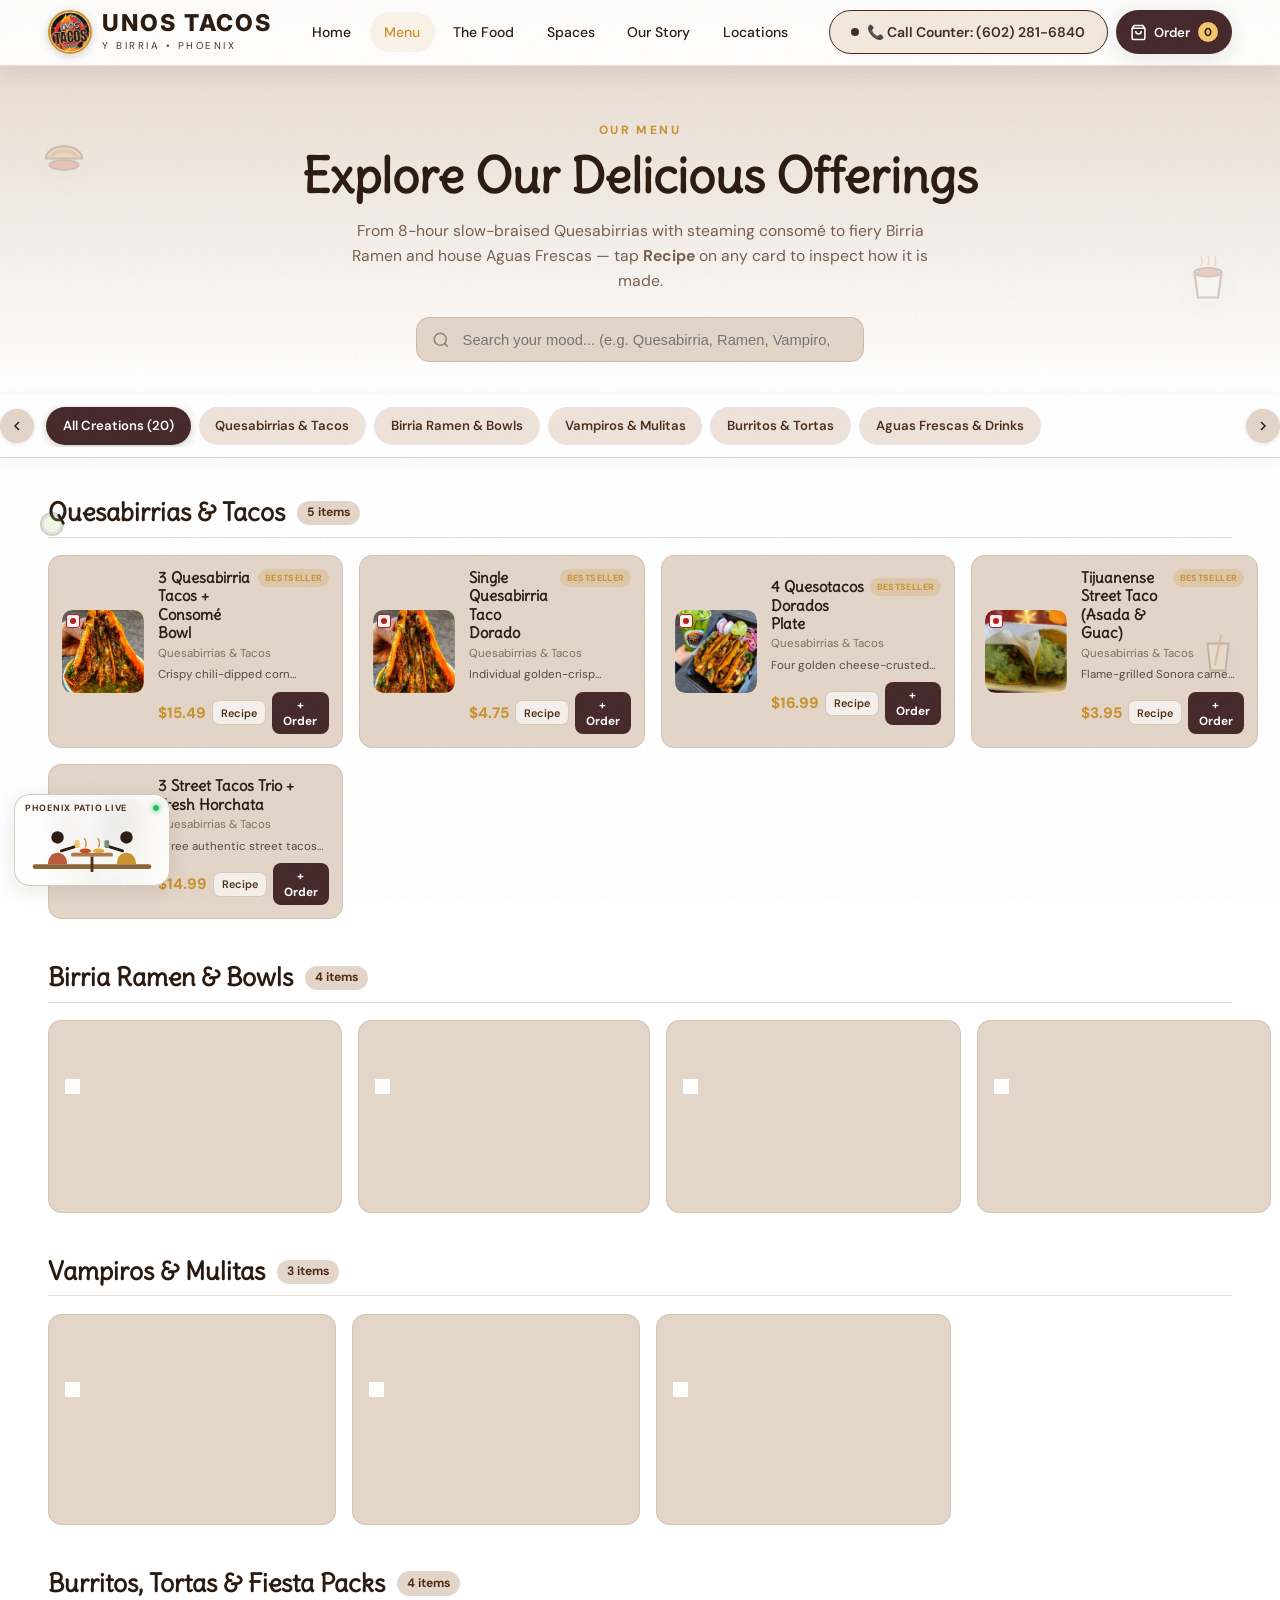
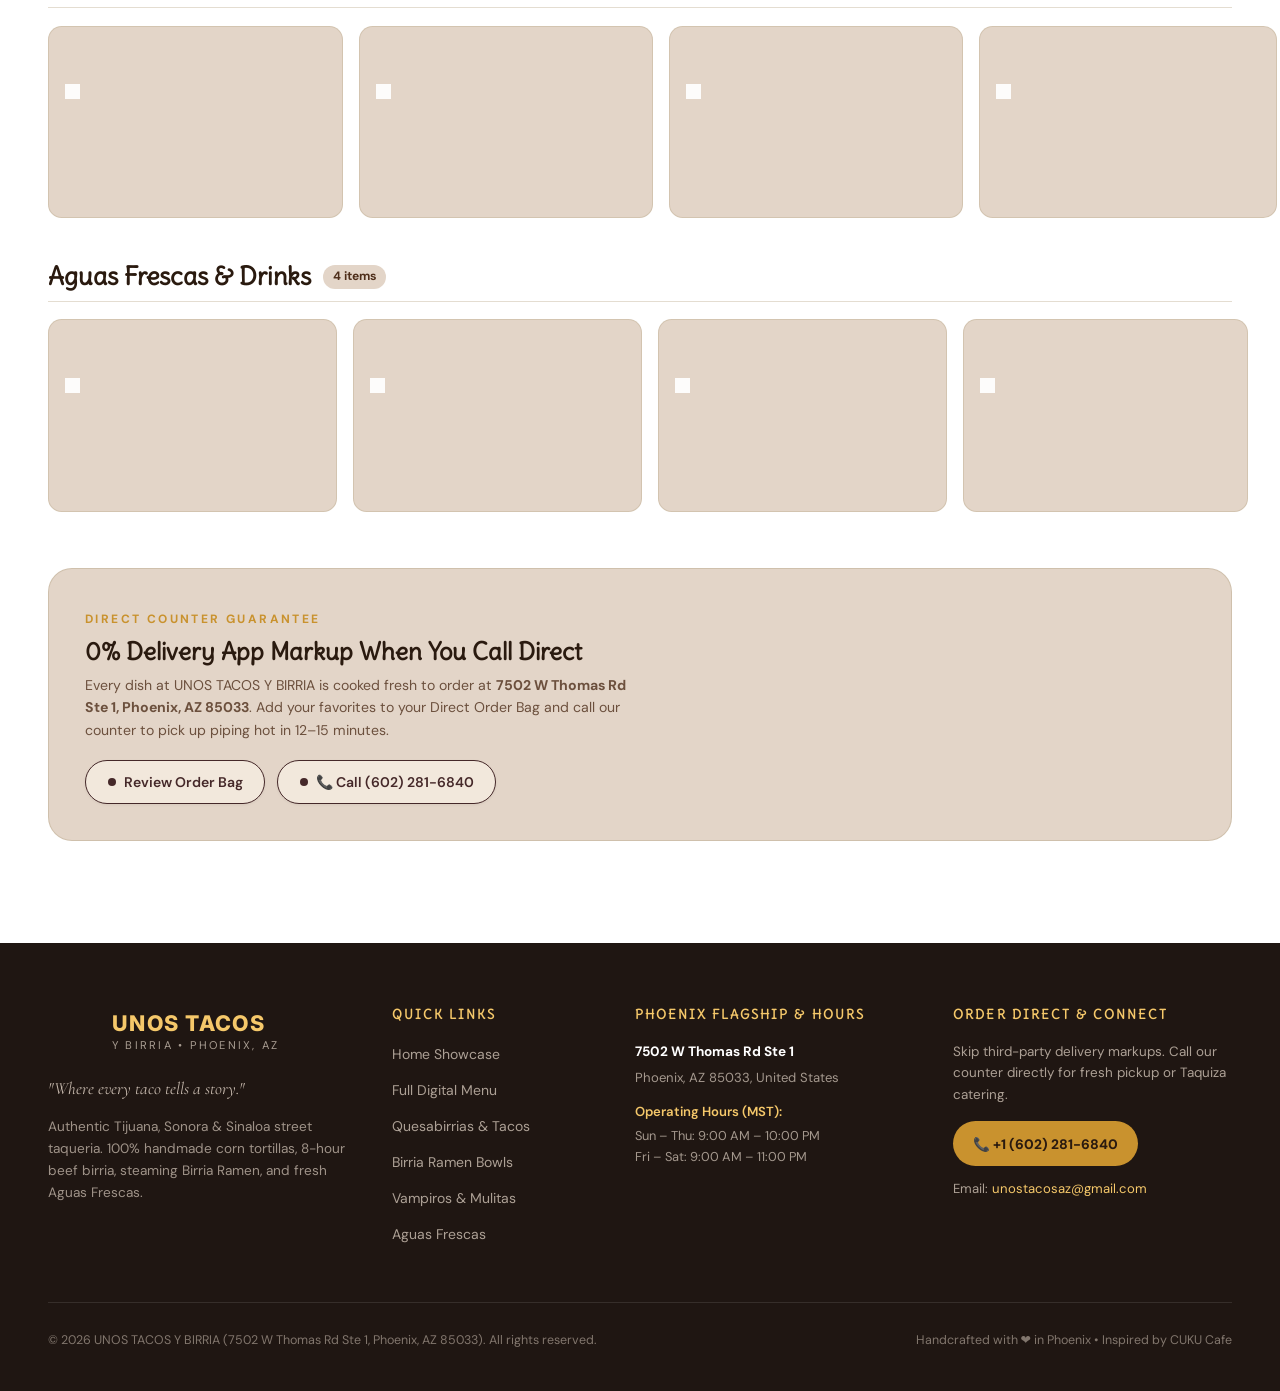
<file: menu.html>
<!DOCTYPE html>
<html lang="en">
<head>
  <meta charset="UTF-8" />
  <meta name="viewport" content="width=device-width, initial-scale=1.0, maximum-scale=5.0" />
  <title>Our Menu | UNOS TACOS Y BIRRIA — Quesabirrias, Birria Ramen, Vampiros &amp; Aguas Frescas</title>
  <meta name="description" content="Explore the full digital menu of UNOS TACOS Y BIRRIA in Phoenix, AZ. Order 3 Quesabirrias + Consomé, Birria Ramen, Vampiros, Mulitas, Sonora Burritos, and fresh Aguas Frescas with 0% third-party markup." />
  <link rel="icon" type="image/png" href="assets/images/logo-clean.png" />

  <!-- Exact CUKU Cafe Google Fonts: Delius, DM Sans, Cormorant Garamond, Inter -->
  <link rel="preconnect" href="https://fonts.googleapis.com" />
  <link rel="preconnect" href="https://fonts.gstatic.com" crossorigin />
  <link href="https://fonts.googleapis.com/css2?family=Cormorant+Garamond:ital,wght@0,400;0,600;0,700;1,400&family=DM+Sans:ital,opsz,wght@0,9..40,300..800;1,9..40,300..800&family=Delius&family=Inter:wght@700;800;900&display=swap" rel="stylesheet" />

  <!-- CUKU Cafe 1:1 Master Stylesheet -->
  <link rel="stylesheet" href="assets/css/styles.css" />
</head>
<body class="grain-overlay">

  <!-- Top Scroll Progress Bar (#nprogress CUKU replica) -->
  <div id="scroll-progress-bar" class="scroll-progress-bar" aria-hidden="true"></div>

  <!-- Immersive 3D Floating Taqueria Background Stage -->
  <div class="ambient-3d-stage" aria-hidden="true">
    <div class="floating-3d-item float-taco-1">
      <svg viewBox="0 0 64 64" fill="none">
        <path d="M10 40 C10 20, 54 20, 54 40 Z" fill="#E5A93C" stroke="#4E2E1A" stroke-width="2.5"/>
        <path d="M16 38 C22 28, 42 28, 48 38" stroke="#B85C3A" stroke-width="4" stroke-linecap="round"/>
        <ellipse cx="32" cy="48" rx="18" ry="6" fill="#C84B20" stroke="#4E2E1A" stroke-width="2"/>
      </svg>
    </div>
    <div class="floating-3d-item float-ramen-2">
      <svg viewBox="0 0 64 64" fill="none">
        <path d="M16 24 L20 54 L44 54 L48 24 Z" fill="#FAF8F5" stroke="#4E2E1A" stroke-width="2.5"/>
        <ellipse cx="32" cy="24" rx="16" ry="5" fill="#C84B20" stroke="#4E2E1A" stroke-width="2.5"/>
        <path d="M24 16 Q26 10 24 6 M32 15 Q34 9 32 5 M40 16 Q42 10 40 6" stroke="#C9922E" stroke-width="2" stroke-linecap="round"/>
      </svg>
    </div>
    <div class="floating-3d-item float-lime-3">
      <svg viewBox="0 0 64 64" fill="none">
        <circle cx="32" cy="32" r="18" fill="#7A8B6F" stroke="#2A1A0F" stroke-width="2.5"/>
        <circle cx="32" cy="32" r="13" fill="#B5E48C"/>
      </svg>
    </div>
    <div class="floating-3d-item float-horchata-4">
      <svg viewBox="0 0 64 64" fill="none">
        <path d="M18 18 L22 54 L42 54 L46 18 Z" fill="#FBF3D1" stroke="#4E2E1A" stroke-width="2.5"/>
        <line x1="36" y1="8" x2="28" y2="46" stroke="#B85C3A" stroke-width="3" stroke-linecap="round"/>
      </svg>
    </div>
  </div>

  <!-- Corner Animated Bistro Bench Dining Scene -->
  <aside class="corner-bistro-scene" aria-label="Live Phoenix Taqueria Patio Atmosphere">
    <div class="corner-bistro-label">
      <span>Phoenix Patio Live</span>
      <span class="corner-bistro-dot"></span>
    </div>
    <svg class="bistro-svg" viewBox="0 0 140 62" fill="none">
      <rect x="8" y="48" width="124" height="5" rx="2.5" fill="#8B6538"/>
      <rect x="48" y="36" width="44" height="4" rx="2" fill="#A87B4E"/>
      <line x1="70" y1="40" x2="70" y2="56" stroke="#4E2E1A" stroke-width="3"/>
      <ellipse cx="63" cy="34" rx="6" ry="2.5" fill="#C84B20"/>
      <ellipse cx="77" cy="34" rx="6" ry="2.5" fill="#E5A93C"/>
      <path class="steam-wisp" d="M63 30 Q65 25 62 21 M77 30 Q79 25 76 21" stroke="#C9922E" stroke-width="1.4" stroke-linecap="round"/>
      <circle cx="34" cy="20" r="6.5" fill="#2A1A0F"/>
      <path d="M24 48 C24 32, 44 32, 44 48 Z" fill="#B85C3A"/>
      <g class="diner-left-arm">
        <path d="M38 34 L54 29" stroke="#2A1A0F" stroke-width="3" stroke-linecap="round"/>
        <rect x="52" y="23" width="5" height="8" rx="1.5" fill="#F5C86A"/>
      </g>
      <circle cx="106" cy="20" r="6.5" fill="#2A1A0F"/>
      <path d="M96 48 C96 32, 116 32, 116 48 Z" fill="#C9922E"/>
      <g class="diner-right-arm">
        <path d="M102 34 L86 29" stroke="#2A1A0F" stroke-width="3" stroke-linecap="round"/>
        <rect x="83" y="23" width="5" height="8" rx="1.5" fill="#7A8B6F"/>
      </g>
    </svg>
  </aside>

  <!-- ========================================================================
       1. PERSISTENT CUKU CAFE HEADER (SOLID STATE FOR MENU VIEW)
       ======================================================================== -->
  <header id="cuku-header" class="cuku-header header-solid">
    <nav class="container-custom cuku-nav-inner" aria-label="Primary Navigation">
      <a href="index.html" class="cuku-brand-link">
        <img src="assets/images/logo-clean.png" alt="Unos Tacos y Birria Logo" class="cuku-brand-logo hd-photo" />
        <div class="cuku-brand-text">
          <span class="cuku-brand-name">UNOS TACOS</span>
          <span class="cuku-brand-sub">Y BIRRIA • PHOENIX</span>
        </div>
      </a>

      <ul class="cuku-desktop-nav">
        <li><a href="index.html" class="cuku-nav-link">Home</a></li>
        <li><a href="menu.html" class="cuku-nav-link active">Menu</a></li>
        <li><a href="index.html#the-food" class="cuku-nav-link">The Food</a></li>
        <li><a href="index.html#gallery" class="cuku-nav-link">Spaces</a></li>
        <li><a href="index.html#our-story" class="cuku-nav-link">Our Story</a></li>
        <li><a href="index.html#locations" class="cuku-nav-link">Locations</a></li>
      </ul>

      <div class="cuku-header-actions">
        <a href="tel:+16022816840" class="cuku-interactive-btn cuku-header-call-desktop" aria-label="Call Counter +1 (602) 281-6840">
          <div class="btn-initial">
            <div class="btn-dot"></div>
            <span>📞 Call Counter: (602) 281-6840</span>
          </div>
          <div class="btn-hover-layer">
            <span>Dial +1 (602) 281-6840</span>
            <svg width="15" height="15" viewBox="0 0 24 24" fill="none" stroke="currentColor" stroke-width="2.2"><path d="M5 12h14"/><path d="m12 5 7 7-7 7"/></svg>
          </div>
        </a>

        <button type="button" class="cuku-cart-trigger" data-open-cart aria-label="Open Direct Order Bag">
          <svg width="17" height="17" viewBox="0 0 24 24" fill="none" stroke="currentColor" stroke-width="2.2"><path d="M6 2 3 6v14a2 2 0 0 0 2 2h14a2 2 0 0 0 2-2V6l-3-4Z"/><path d="M3 6h18"/><path d="M16 10a4 4 0 0 1-8 0"/></svg>
          <span>Order</span>
          <span class="cuku-cart-count" data-cart-count>0</span>
        </button>

        <button type="button" class="cuku-mobile-toggle" data-open-mobile-nav aria-label="Open Navigation Menu">
          <svg width="24" height="24" viewBox="0 0 24 24" fill="none" stroke="currentColor" stroke-width="2.2"><line x1="4" x2="20" y1="6" y2="6"/><line x1="4" x2="20" y1="12" y2="12"/><line x1="4" x2="20" y1="18" y2="18"/></svg>
        </button>
      </div>
    </nav>
  </header>

  <!-- Mobile Navigation Drawer -->
  <div id="cuku-mobile-drawer" class="cuku-mobile-drawer" aria-hidden="true">
    <div class="cuku-mobile-panel">
      <div>
        <div style="display:flex; align-items:center; justify-content:space-between; padding-bottom:1rem; border-bottom:1px solid rgba(196,179,154,0.5);">
          <div style="display:flex; align-items:center; gap:0.6rem;">
            <img src="assets/images/logo-clean.png" alt="Unos Tacos Logo" style="width:40px; height:40px; border-radius:50%;" />
            <div>
              <div style="font-family:var(--font-logo); font-weight:800; font-size:1rem; color:var(--color-deep-espresso);">UNOS TACOS</div>
              <div style="font-size:0.68rem; color:var(--color-rich-coffee);">7502 W Thomas Rd, Phoenix</div>
            </div>
          </div>
          <button type="button" data-close-mobile-nav style="width:38px; height:38px; border-radius:50%; background:var(--color-soft-beige); font-weight:700;">✕</button>
        </div>

        <ul class="cuku-mobile-links">
          <li><a href="index.html"><span>← Back to Home Showcase</span><span>🏠</span></a></li>
          <li><a href="menu.html" data-close-mobile-nav><span>All 20 Menu Creations</span><span>→</span></a></li>
          <li><a href="index.html#the-food"><span>The Food Mosaic</span><span>→</span></a></li>
          <li><a href="index.html#our-story"><span>Our Story</span><span>→</span></a></li>
          <li><a href="index.html#locations"><span>Locations (Phoenix, Mesa, Avondale)</span><span>→</span></a></li>
        </ul>
      </div>

      <div style="padding-top:1.25rem; border-top:1px solid rgba(196,179,154,0.5); display:flex; flex-direction:column; gap:0.65rem;">
        <a href="tel:+16022816840" style="display:flex; align-items:center; justify-content:center; gap:0.5rem; padding:0.9rem; border-radius:9999px; background:var(--color-button-primary); color:#fff; font-weight:700; font-size:0.9rem;">
          📞 Call Counter: +1 (602) 281-6840
        </a>
      </div>
    </div>
  </div>

  <!-- ========================================================================
       2. EXACT CUKU CAFE MENU HERO & SEARCH BAR ("Search your mood...")
       ======================================================================== -->
  <main>
    <section class="cuku-menu-hero">
      <div class="container-custom">
        <span class="cuku-eyebrow">Our Menu</span>
        <h1 class="cuku-section-title">Explore Our Delicious Offerings</h1>
        <p class="cuku-section-subtitle">
          From 8-hour slow-braised Quesabirrias with steaming consomé to fiery Birria Ramen and house Aguas Frescas — tap <strong>Recipe</strong> on any card to inspect how it is made.
        </p>

        <!-- Exact CUKU Cafe Search Input -->
        <div class="cuku-search-box">
          <svg class="cuku-search-icon" width="18" height="18" viewBox="0 0 24 24" fill="none" stroke="currentColor" stroke-width="2"><circle cx="11" cy="11" r="8"/><path d="m21 21-4.3-4.3"/></svg>
          <input
            type="search"
            id="cuku-menu-search-input"
            class="cuku-search-input"
            placeholder="Search your mood... (e.g. Quesabirria, Ramen, Vampiro, Horchata)"
            aria-label="Search menu items"
          />
        </div>
      </div>
    </section>

    <!-- ======================================================================
         3. STICKY CATEGORY BAR (EXACT CUKU CAFE /menu STICKY STRIP)
         ====================================================================== -->
    <div class="cuku-sticky-catbar">
      <div class="container-custom cuku-catbar-inner">
        <button type="button" id="cuku-cat-scroll-left" class="cuku-cat-scroll-btn" aria-label="Scroll categories left">
          <svg width="16" height="16" viewBox="0 0 24 24" fill="none" stroke="currentColor" stroke-width="2.2"><path d="m15 18-6-6 6-6"/></svg>
        </button>

        <div id="cuku-cat-pills-track" class="cuku-cat-pills-track" role="tablist" aria-label="Menu Categories">
          <button type="button" class="cuku-cat-pill active" data-cat-pill="all">All Creations (20)</button>
          <button type="button" class="cuku-cat-pill" data-cat-pill="quesabirrias">Quesabirrias &amp; Tacos</button>
          <button type="button" class="cuku-cat-pill" data-cat-pill="ramen">Birria Ramen &amp; Bowls</button>
          <button type="button" class="cuku-cat-pill" data-cat-pill="vampiros">Vampiros &amp; Mulitas</button>
          <button type="button" class="cuku-cat-pill" data-cat-pill="burritos">Burritos &amp; Tortas</button>
          <button type="button" class="cuku-cat-pill" data-cat-pill="drinks">Aguas Frescas &amp; Drinks</button>
        </div>

        <button type="button" id="cuku-cat-scroll-right" class="cuku-cat-scroll-btn" aria-label="Scroll categories right">
          <svg width="16" height="16" viewBox="0 0 24 24" fill="none" stroke="currentColor" stroke-width="2.2"><path d="m9 18 6-6-6-6"/></svg>
        </button>
      </div>
    </div>

    <!-- ======================================================================
         4. GROUPED MENU SECTIONS (POPULATED BY assets/js/app.js)
         ====================================================================== -->
    <section class="section-padding" style="padding-top: 2.5rem; background: var(--color-cream-latte);">
      <div class="container-custom">
        <div id="cuku-menu-sections-wrapper"></div>

        <!-- Authentic In-Store Menu Reference Banner (Extracted from PDF) -->
        <div style="margin-top: 3.5rem; background: var(--color-soft-beige); border: 1px solid rgba(196,179,154,0.6); border-radius: 1.5rem; padding: clamp(1.25rem, 3vw, 2.25rem); display: grid; grid-template-columns: repeat(auto-fit, minmax(260px, 1fr)); gap: 1.5rem; align-items: center;">
          <div>
            <span class="cuku-eyebrow">Direct Counter Guarantee</span>
            <h3 style="font-size: 1.5rem; margin-bottom: 0.5rem;">0% Delivery App Markup When You Call Direct</h3>
            <p style="font-size: 0.88rem; color: rgba(78,46,26,0.8); margin-bottom: 1.15rem;">
              Every dish at UNOS TACOS Y BIRRIA is cooked fresh to order at <strong>7502 W Thomas Rd Ste 1, Phoenix, AZ 85033</strong>. Add your favorites to your Direct Order Bag and call our counter to pick up piping hot in 12–15 minutes.
            </p>
            <div style="display:flex; flex-wrap:wrap; gap:0.75rem;">
              <button type="button" data-open-cart class="cuku-interactive-btn">
                <div class="btn-initial"><div class="btn-dot"></div><span>Review Order Bag</span></div>
                <div class="btn-hover-layer"><span>Open Bag →</span></div>
              </button>
              <a href="tel:+16022816840" class="cuku-interactive-btn">
                <div class="btn-initial"><div class="btn-dot"></div><span>📞 Call (602) 281-6840</span></div>
                <div class="btn-hover-layer"><span>Dial Now →</span></div>
              </a>
            </div>
          </div>

          <div style="display:grid; grid-template-columns: 1fr 1fr; gap: 0.75rem;">
            <img src="assets/images/menu-board-store.jpg" alt="Official Unos Tacos In-Store Menu Board" style="border-radius:1rem; height:160px; width:100%; object-fit:cover; box-shadow:var(--shadow-warm);" class="hd-photo" loading="lazy" />
            <img src="assets/images/menu-visual-grid.jpg" alt="Official Unos Tacos Visual Platter Guide" style="border-radius:1rem; height:160px; width:100%; object-fit:cover; box-shadow:var(--shadow-warm);" class="hd-photo" loading="lazy" />
          </div>
        </div>
      </div>
    </section>
  </main>

  <!-- ========================================================================
       5. CULINARY RECIPE MODAL & DIRECT ORDER CART DRAWER
       ======================================================================== -->
  <div id="cuku-culinary-modal" class="cuku-modal-backdrop" role="dialog" aria-modal="true" aria-label="Dish Recipe & Details">
    <div id="cuku-culinary-modal-content" class="cuku-modal-card"></div>
  </div>

  <div id="cuku-cart-backdrop" class="cuku-cart-backdrop" aria-hidden="true">
    <aside class="cuku-cart-drawer" aria-label="Direct Order Pickup Bag">
      <div class="cuku-cart-header">
        <div>
          <h3 style="font-size:1.15rem; color:var(--color-deep-espresso);">Direct Counter Order</h3>
          <p style="font-size:0.74rem; color:var(--color-honey-gold); font-weight:700;">0% Third-Party App Markup • Phoenix Pickup</p>
        </div>
        <button type="button" data-close-cart style="width:36px; height:36px; border-radius:50%; background:#fff; font-weight:700;">✕</button>
      </div>

      <div id="cuku-cart-items-list" class="cuku-cart-items"></div>

      <div class="cuku-cart-footer">
        <div style="display:flex; justify-content:space-between; font-size:0.8rem; color:#16a34a; font-weight:700; margin-bottom:0.35rem;">
          <span>Direct Order Savings (vs Apps ~22%):</span>
          <span id="cuku-cart-savings">$0.00</span>
        </div>
        <div style="display:flex; justify-content:space-between; font-size:1.1rem; font-weight:800; color:var(--color-deep-espresso); margin-bottom:0.75rem;">
          <span>Estimated Total:</span>
          <span id="cuku-cart-subtotal">$0.00</span>
        </div>
        <div style="background:var(--color-soft-beige); padding:0.6rem 0.75rem; border-radius:0.65rem; font-size:0.74rem; color:var(--color-rich-coffee); margin-bottom:0.85rem;">
          <strong>Ready-to-Read Counter Summary:</strong>
          <div id="cuku-cart-voice-note" style="margin-top:2px;">No items selected yet.</div>
        </div>
        <a href="tel:+16022816840" style="display:flex; align-items:center; justify-content:center; gap:0.5rem; width:100%; padding:0.9rem; border-radius:9999px; background:var(--color-button-primary); color:#fff; font-weight:700; font-size:0.92rem; box-shadow:var(--shadow-warm);">
          📞 Call Counter to Place Order: (602) 281-6840
        </a>
      </div>
    </aside>
  </div>

  <!-- ========================================================================
       6. PERSISTENT CUKU CAFE 4-COLUMN CHARCOAL FOOTER
       ======================================================================== -->
  <footer class="cuku-footer">
    <div class="container-custom">
      <div class="cuku-footer-grid">
        <div class="cuku-footer-col">
          <div style="display:flex; align-items:center; gap:0.75rem; margin-bottom:1rem;">
            <img src="assets/images/logo-clean.png" alt="Unos Tacos y Birria Official Logo" style="width:52px; height:52px; border-radius:50%; border:2px solid var(--color-honey-gold);" class="hd-photo" />
            <div>
              <h3 style="font-family:var(--font-logo); font-size:1.35rem; font-weight:800; color:var(--color-neon-warm); letter-spacing:0.06em;">UNOS TACOS</h3>
              <p style="font-size:0.7rem; letter-spacing:0.2em; text-transform:uppercase; color:rgba(227,213,200,0.7);">Y BIRRIA • PHOENIX, AZ</p>
            </div>
          </div>
          <p style="font-family:var(--font-accent); font-style:italic; font-size:1.08rem; color:rgba(227,213,200,0.85); margin-bottom:0.85rem;">
            "Where every taco tells a story."
          </p>
          <p style="font-size:0.85rem; color:rgba(227,213,200,0.65); line-height:1.6;">
            Authentic Tijuana, Sonora &amp; Sinaloa street taqueria. 100% handmade corn tortillas, 8-hour beef birria, steaming Birria Ramen, and fresh Aguas Frescas.
          </p>
        </div>

        <div class="cuku-footer-col">
          <h4>Quick Links</h4>
          <ul class="cuku-footer-links">
            <li><a href="index.html">Home Showcase</a></li>
            <li><a href="menu.html">Full Digital Menu</a></li>
            <li><a href="menu.html?cat=quesabirrias">Quesabirrias &amp; Tacos</a></li>
            <li><a href="menu.html?cat=ramen">Birria Ramen Bowls</a></li>
            <li><a href="menu.html?cat=vampiros">Vampiros &amp; Mulitas</a></li>
            <li><a href="menu.html?cat=drinks">Aguas Frescas</a></li>
          </ul>
        </div>

        <div class="cuku-footer-col">
          <h4>Phoenix Flagship &amp; Hours</h4>
          <p style="font-size:0.85rem; font-weight:700; color:#fff; margin-bottom:0.25rem;">7502 W Thomas Rd Ste 1</p>
          <p style="font-size:0.82rem; color:rgba(227,213,200,0.68); margin-bottom:0.85rem;">Phoenix, AZ 85033, United States</p>
          <p style="font-size:0.82rem; color:var(--color-neon-warm); font-weight:600; margin-bottom:0.25rem;">Operating Hours (MST):</p>
          <p style="font-size:0.8rem; color:rgba(227,213,200,0.68);">Sun – Thu: 9:00 AM – 10:00 PM</p>
          <p style="font-size:0.8rem; color:rgba(227,213,200,0.68);">Fri – Sat: 9:00 AM – 11:00 PM</p>
        </div>

        <div class="cuku-footer-col">
          <h4>Order Direct &amp; Connect</h4>
          <p style="font-size:0.84rem; color:rgba(227,213,200,0.72); margin-bottom:1rem;">
            Skip third-party delivery markups. Call our counter directly for fresh pickup or Taquiza catering.
          </p>
          <a href="tel:+16022816840" style="display:inline-flex; align-items:center; gap:0.5rem; padding:0.7rem 1.25rem; border-radius:9999px; background:var(--color-honey-gold); color:var(--color-deep-espresso); font-weight:800; font-size:0.86rem; margin-bottom:0.75rem;">
            📞 +1 (602) 281-6840
          </a>
          <div style="font-size:0.82rem; color:rgba(227,213,200,0.72);">
            Email: <a href="mailto:unostacosaz@gmail.com" style="color:var(--color-neon-warm);">unostacosaz@gmail.com</a>
          </div>
        </div>
      </div>

      <div class="cuku-footer-bottom">
        <p>© 2026 UNOS TACOS Y BIRRIA (7502 W Thomas Rd Ste 1, Phoenix, AZ 85033). All rights reserved.</p>
        <p>Handcrafted with ❤️ in Phoenix • Inspired by CUKU Cafe</p>
      </div>
    </div>
  </footer>

  <!-- CUKU Cafe 1:1 Interactive Script -->
  <script src="assets/js/app.js"></script>
</body>
</html>
</file>
<file: assets/css/styles.css>
/* ============================================================================
   UNOS TACOS Y BIRRIA — EXACT CUKU CAFE 1:1 DESIGN SYSTEM & RESPONSIVE ENGINE
   Architecture: Pure Native HTML5 + Modern CSS3 + Vanilla JS (Zero Frameworks)
   Design Benchmark: https://www.cukucafe.com/ & https://www.cukucafe.com/menu
   Universal Responsive Coverage: 320px Smartphones -> 2560px+ 4K Displays
   ============================================================================ */

/* 1. EXACT CUKU CAFE DESIGN TOKENS & VARIABLES */
:root {
  /* Core Brand Palette (Exact CUKU Cafe Tokens) */
  --color-warm-wood: #a87b4e;
  --color-warm-wood-dark: #8b6538;
  --color-deep-espresso: #2a1a0f;
  --color-rich-coffee: #4e2e1a;
  --color-cream-latte: #ffffff;
  --color-soft-beige: #e3d5c8;
  --color-macrame-sand: #c4b39a;
  --color-honey-gold: #c9922e;
  --color-neon-warm: #f5c86a;
  --color-terracotta: #b85c3a;
  --color-charcoal: #1f1612;
  --color-soft-white: #faf8f5;
  --color-sage-green: #7a8b6f;

  /* Button Specific Colors (Exact CUKU Cafe Tokens) */
  --color-button-primary: #452829;
  --color-button-primary-hover: #5a3536;
  --color-button-secondary: #fbf3d1;
  --color-button-secondary-hover: #f0e6c4;
  --color-button-secondary-text: #2a1a0f;

  /* Semantic Colors */
  --background: var(--color-cream-latte);
  --foreground: var(--color-charcoal);

  /* Typography (Exact CUKU Cafe Font Stack) */
  --font-display: 'Delius', cursive;
  --font-body: 'DM Sans', system-ui, -apple-system, sans-serif;
  --font-accent: 'Cormorant Garamond', Georgia, serif;
  --font-logo: 'Inter', system-ui, -apple-system, sans-serif;

  /* Spacing & Layout */
  --section-padding: clamp(3.5rem, 8vw, 7rem);
  --container-max: 1280px;

  /* Shadows & Glows (Exact CUKU Cafe Tokens) */
  --shadow-warm: 0 4px 20px rgba(42, 26, 15, 0.10);
  --shadow-warm-lg: 0 8px 40px rgba(42, 26, 15, 0.14);
  --shadow-warm-hover: 0 12px 48px rgba(42, 26, 15, 0.18);
  --glow-neon: 0 0 30px rgba(245, 200, 106, 0.4), 0 0 60px rgba(201, 146, 46, 0.2);
  --glow-honey: 0 4px 24px rgba(201, 146, 46, 0.30);

  /* Transitions */
  --ease-smooth: cubic-bezier(0.25, 0.46, 0.45, 0.94);
  --ease-bounce: cubic-bezier(0.34, 1.56, 0.64, 1);
}

/* 2. BASE RESET & PIXEL-PERFECT VIEWPORT GUARD */
*,
*::before,
*::after {
  box-sizing: border-box;
  margin: 0;
  padding: 0;
}

html {
  scroll-behavior: smooth;
  -webkit-font-smoothing: antialiased;
  -moz-osx-font-smoothing: grayscale;
  text-size-adjust: 100%;
  -webkit-text-size-adjust: 100%;
  overflow-x: hidden;
  max-width: 100vw;
}

body {
  background-color: var(--color-cream-latte);
  color: var(--color-charcoal);
  font-family: var(--font-body);
  line-height: 1.6;
  overflow-x: hidden;
  max-width: 100vw;
  position: relative;
}

h1, h2, h3, h4, h5, h6 {
  font-family: var(--font-display);
  line-height: 1.2;
  color: var(--color-deep-espresso);
}

img, svg, video {
  display: block;
  max-width: 100%;
  height: auto;
}

a {
  color: inherit;
  text-decoration: none;
}

button {
  font-family: inherit;
  cursor: pointer;
  border: none;
  background: none;
}

::selection {
  background-color: var(--color-honey-gold);
  color: var(--color-deep-espresso);
}

/* Custom Scrollbar (Exact CUKU Cafe) */
::-webkit-scrollbar {
  width: 8px;
  height: 6px;
}
::-webkit-scrollbar-track {
  background: var(--color-soft-beige);
}
::-webkit-scrollbar-thumb {
  background: var(--color-warm-wood);
  border-radius: 4px;
}
::-webkit-scrollbar-thumb:hover {
  background: var(--color-rich-coffee);
}

/* Top Scroll Progress Bar (#nprogress style) */
.scroll-progress-bar {
  position: fixed;
  top: 0;
  left: 0;
  height: 3px;
  width: 0%;
  background: linear-gradient(90deg, var(--color-honey-gold), var(--color-neon-warm));
  box-shadow: 0 0 10px var(--color-honey-gold), 0 0 5px var(--color-honey-gold);
  z-index: 9999;
  transition: width 0.1s linear;
}

/* Subtle Grain Texture Overlay (Exact CUKU Cafe .grain-overlay) */
.grain-overlay::after {
  content: '';
  position: fixed;
  inset: 0;
  background-image: url("data:image/svg+xml,%3Csvg viewBox='0 0 256 256' xmlns='http://www.w3.org/2000/svg'%3E%3Cfilter id='noise'%3E%3CfeTurbulence type='fractalNoise' baseFrequency='0.9' numOctaves='4' stitchTiles='stitch'/%3E%3C/filter%3E%3Crect width='100%25' height='100%25' filter='url(%23noise)' opacity='0.03'/%3E%3C/svg%3E");
  pointer-events: none;
  z-index: 9990;
}

/* HD Image Crispness Filter */
.hd-photo {
  image-rendering: -webkit-optimize-contrast;
  filter: contrast(1.03) saturate(1.05);
  backface-visibility: hidden;
  transform: translateZ(0);
}

/* 3. CUKU CAFE UTILITY & LAYOUT CLASSES */
.container-custom {
  max-width: var(--container-max);
  margin-left: auto;
  margin-right: auto;
  padding-left: clamp(1rem, 4vw, 3rem);
  padding-right: clamp(1rem, 4vw, 3rem);
  width: 100%;
}

.section-padding {
  padding-top: var(--section-padding);
  padding-bottom: var(--section-padding);
}

.neon-glow {
  color: var(--color-neon-warm);
  text-shadow:
    0 0 10px rgba(245, 200, 106, 0.6),
    0 0 30px rgba(245, 200, 106, 0.3),
    0 0 60px rgba(201, 146, 46, 0.15);
}

.font-display { font-family: var(--font-display); }
.font-body { font-family: var(--font-body); }
.font-accent { font-family: var(--font-accent); }
.font-logo { font-family: var(--font-logo); }

/* 4. CINEMATIC 0.9s LOGO PRELOADER */
.cuku-preloader {
  position: fixed;
  inset: 0;
  z-index: 10000;
  background: var(--color-deep-espresso);
  display: flex;
  flex-direction: column;
  align-items: center;
  justify-content: center;
  gap: 1rem;
  transition: opacity 0.45s var(--ease-smooth), visibility 0.45s var(--ease-smooth);
}
.cuku-preloader.is-hidden {
  opacity: 0;
  visibility: hidden;
  pointer-events: none;
}
.preloader-logo-ring {
  width: 96px;
  height: 96px;
  border-radius: 50%;
  padding: 4px;
  background: linear-gradient(135deg, var(--color-honey-gold), var(--color-neon-warm));
  box-shadow: var(--glow-neon);
  animation: pulseGlow 1.2s ease-in-out infinite alternate;
}
.preloader-logo-ring img {
  width: 100%;
  height: 100%;
  border-radius: 50%;
  object-fit: cover;
}
.preloader-brand-title {
  font-family: var(--font-logo);
  font-weight: 800;
  font-size: 1.25rem;
  letter-spacing: 0.16em;
  color: var(--color-neon-warm);
  text-transform: uppercase;
}
.preloader-sub {
  font-size: 0.75rem;
  letter-spacing: 0.25em;
  text-transform: uppercase;
  color: var(--color-soft-beige);
  opacity: 0.85;
}
@keyframes pulseGlow {
  0% { transform: scale(0.95); }
  100% { transform: scale(1.04); }
}

/* 5. IMMERSIVE 3D FLOATING TAQUERIA BACKGROUND & CORNER BISTRO BENCH SCENE */
.ambient-3d-stage {
  position: fixed;
  inset: 0;
  perspective: 1200px;
  transform-style: preserve-3d;
  pointer-events: none;
  z-index: 25;
  overflow: hidden;
}
.floating-3d-item {
  position: absolute;
  transform-style: preserve-3d;
  will-change: transform;
  opacity: 0.22;
  filter: drop-shadow(0 10px 18px rgba(42, 26, 15, 0.14));
  animation: float3dDrift 14s ease-in-out infinite alternate;
}
.floating-3d-item svg {
  width: 100%;
  height: 100%;
}
.float-taco-1 { top: 14%; left: 3%; width: 52px; height: 52px; animation-duration: 13s; }
.float-ramen-2 { top: 28%; right: 3.5%; width: 54px; height: 54px; animation-duration: 16s; animation-delay: -3s; }
.float-lime-3 { top: 56%; left: 2.5%; width: 40px; height: 40px; animation-duration: 11s; animation-delay: -5s; }
.float-horchata-4 { top: 70%; right: 3%; width: 48px; height: 48px; animation-duration: 15s; animation-delay: -2s; }
.float-chili-5 { top: 40%; left: 4%; width: 38px; height: 38px; animation-duration: 12s; animation-delay: -7s; }
.float-cola-6 { top: 82%; left: 3%; width: 44px; height: 44px; animation-duration: 17s; animation-delay: -4s; }

@keyframes float3dDrift {
  0% {
    transform: translate3d(0, 0, 10px) rotateX(6deg) rotateY(-8deg) rotateZ(-4deg);
  }
  50% {
    transform: translate3d(8px, -16px, 35px) rotateX(-6deg) rotateY(10deg) rotateZ(5deg);
  }
  100% {
    transform: translate3d(-6px, 10px, 18px) rotateX(8deg) rotateY(-6deg) rotateZ(-3deg);
  }
}

/* Corner Animated Bistro Bench Scene */
.corner-bistro-scene {
  position: fixed;
  bottom: 14px;
  left: 14px;
  z-index: 38;
  width: 156px;
  height: 92px;
  background: rgba(255, 255, 255, 0.92);
  backdrop-filter: blur(10px);
  -webkit-backdrop-filter: blur(10px);
  border: 1px solid rgba(196, 179, 154, 0.65);
  border-radius: 16px;
  box-shadow: var(--shadow-warm);
  padding: 6px 10px;
  display: flex;
  flex-direction: column;
  justify-content: space-between;
  pointer-events: auto;
  transition: transform 0.3s var(--ease-smooth), opacity 0.3s ease;
}
.corner-bistro-scene:hover {
  transform: translateY(-3px) scale(1.03);
}
.corner-bistro-label {
  display: flex;
  align-items: center;
  justify-content: space-between;
  font-size: 9px;
  font-weight: 700;
  text-transform: uppercase;
  letter-spacing: 0.08em;
  color: var(--color-rich-coffee);
}
.corner-bistro-dot {
  width: 6px;
  height: 6px;
  border-radius: 50%;
  background: #22c55e;
  box-shadow: 0 0 6px #22c55e;
}
.bistro-svg {
  width: 100%;
  height: 62px;
}
.diner-left-arm {
  transform-origin: 42px 34px;
  animation: dinerClinkLeft 2.8s ease-in-out infinite;
}
.diner-right-arm {
  transform-origin: 98px 34px;
  animation: dinerClinkRight 2.8s ease-in-out infinite;
}
.steam-wisp {
  animation: steamRise 2.2s ease-out infinite;
}
@keyframes dinerClinkLeft {
  0%, 100% { transform: rotate(0deg); }
  45%, 55% { transform: rotate(-16deg) translate(3px, -2px); }
}
@keyframes dinerClinkRight {
  0%, 100% { transform: rotate(0deg); }
  45%, 55% { transform: rotate(16deg) translate(-3px, -2px); }
}
@keyframes steamRise {
  0% { opacity: 0.8; transform: translateY(0); }
  100% { opacity: 0; transform: translateY(-7px); }
}

/* 6. CUKU CAFE INTERACTIVE HOVER BUTTON (EXACT COMPONENT REPLICA) */
.cuku-interactive-btn {
  position: relative;
  display: inline-flex;
  align-items: center;
  justify-content: center;
  overflow: hidden;
  border-radius: 9999px;
  border: 1px solid var(--color-button-primary);
  background-color: #F2E8DC;
  padding: 0.55rem 1.35rem;
  font-family: var(--font-body);
  font-size: 0.875rem;
  font-weight: 600;
  color: var(--color-button-primary);
  box-shadow: 0 1px 3px rgba(0, 0, 0, 0.06);
  transition: all 0.3s var(--ease-smooth);
  min-height: 44px;
  white-space: nowrap;
}
.cuku-interactive-btn .btn-initial {
  display: inline-flex;
  align-items: center;
  gap: 0.5rem;
  transition: transform 0.3s var(--ease-smooth), opacity 0.3s var(--ease-smooth);
}
.cuku-interactive-btn .btn-dot {
  width: 0.5rem;
  height: 0.5rem;
  border-radius: 9999px;
  background-color: var(--color-button-primary);
  transition: transform 0.3s var(--ease-smooth);
  flex-shrink: 0;
}
.cuku-interactive-btn .btn-hover-layer {
  position: absolute;
  inset: 0;
  z-index: 10;
  display: flex;
  align-items: center;
  justify-content: center;
  gap: 0.5rem;
  background-color: var(--color-button-primary);
  color: var(--color-cream-latte);
  transform: translateX(3rem);
  opacity: 0;
  transition: all 0.3s var(--ease-smooth);
  border-radius: 9999px;
  padding: 0 1.25rem;
}
.cuku-interactive-btn:hover {
  border-color: var(--color-button-primary-hover);
  box-shadow: var(--shadow-warm);
}
.cuku-interactive-btn:hover .btn-initial {
  transform: translateX(3rem);
  opacity: 0;
}
.cuku-interactive-btn:hover .btn-hover-layer {
  transform: translateX(0);
  opacity: 1;
}

/* Light/Hero Variant of Interactive Button */
.cuku-interactive-btn.variant-hero {
  background-color: #F2E8DC;
  border-color: rgba(242, 232, 220, 0.6);
  color: var(--color-button-primary);
  padding: 0.75rem 1.75rem;
  font-size: 0.95rem;
}
.cuku-interactive-btn.variant-outline-light {
  background-color: rgba(255, 255, 255, 0.10);
  backdrop-filter: blur(8px);
  border-color: rgba(255, 255, 255, 0.35);
  color: #ffffff;
  padding: 0.75rem 1.65rem;
  font-size: 0.95rem;
}
.cuku-interactive-btn.variant-outline-light .btn-dot {
  background-color: var(--color-neon-warm);
}
.cuku-interactive-btn.variant-outline-light .btn-hover-layer {
  background-color: var(--color-honey-gold);
  color: var(--color-deep-espresso);
}

/* 7. PERSISTENT HEADER & NAVIGATION (EXACT CUKU CAFE HEADER) */
.cuku-header {
  position: fixed;
  top: 0;
  left: 0;
  right: 0;
  z-index: 50;
  padding: 1.15rem 0;
  background: transparent;
  transition: all 0.45s var(--ease-smooth);
}
.cuku-header.is-scrolled,
.cuku-header.header-solid {
  background: rgba(255, 255, 255, 0.93);
  backdrop-filter: blur(18px);
  -webkit-backdrop-filter: blur(18px);
  padding: 0.65rem 0;
  box-shadow: var(--shadow-warm);
  border-bottom: 1px solid rgba(196, 179, 154, 0.35);
}

.cuku-nav-inner {
  display: flex;
  align-items: center;
  justify-content: space-between;
  gap: 0.75rem;
}

.cuku-brand-link {
  display: inline-flex;
  align-items: center;
  gap: 0.65rem;
  flex-shrink: 0;
}
.cuku-brand-logo {
  width: 44px;
  height: 44px;
  border-radius: 50%;
  object-fit: cover;
  border: 2px solid var(--color-honey-gold);
  box-shadow: 0 2px 10px rgba(0, 0, 0, 0.18);
  flex-shrink: 0;
}
.cuku-brand-text {
  display: flex;
  flex-direction: column;
}
.cuku-brand-name {
  font-family: var(--font-logo);
  font-size: clamp(1.05rem, 2.2vw, 1.45rem);
  font-weight: 800;
  letter-spacing: 0.08em;
  line-height: 1.05;
  color: #ffffff;
  transition: color 0.3s ease;
}
.cuku-brand-sub {
  font-size: 0.62rem;
  letter-spacing: 0.25em;
  text-transform: uppercase;
  color: rgba(227, 213, 200, 0.85);
  margin-top: 2px;
  transition: color 0.3s ease;
}
.cuku-header.is-scrolled .cuku-brand-name,
.cuku-header.header-solid .cuku-brand-name {
  color: var(--color-deep-espresso);
}
.cuku-header.is-scrolled .cuku-brand-sub,
.cuku-header.header-solid .cuku-brand-sub {
  color: var(--color-rich-coffee);
}

/* Desktop Navigation Links & Dropdowns */
.cuku-desktop-nav {
  display: none;
  align-items: center;
  gap: 0.25rem;
  list-style: none;
}
@media (min-width: 1024px) {
  .cuku-desktop-nav {
    display: flex;
  }
}

.cuku-nav-item {
  position: relative;
}
.cuku-nav-trigger,
.cuku-nav-link {
  display: inline-flex;
  align-items: center;
  gap: 0.35rem;
  padding: 0.5rem 0.9rem;
  border-radius: 9999px;
  font-size: 0.875rem;
  font-weight: 500;
  color: rgba(255, 255, 255, 0.92);
  transition: all 0.25s ease;
  min-height: 40px;
}
.cuku-header.is-scrolled .cuku-nav-trigger,
.cuku-header.is-scrolled .cuku-nav-link,
.cuku-header.header-solid .cuku-nav-trigger,
.cuku-header.header-solid .cuku-nav-link {
  color: var(--color-deep-espresso);
}
.cuku-nav-trigger:hover,
.cuku-nav-link:hover,
.cuku-nav-link.active {
  color: var(--color-neon-warm);
  background: rgba(255, 255, 255, 0.12);
}
.cuku-header.is-scrolled .cuku-nav-trigger:hover,
.cuku-header.is-scrolled .cuku-nav-link:hover,
.cuku-header.is-scrolled .cuku-nav-link.active,
.cuku-header.header-solid .cuku-nav-trigger:hover,
.cuku-header.header-solid .cuku-nav-link:hover,
.cuku-header.header-solid .cuku-nav-link.active {
  color: var(--color-honey-gold);
  background: rgba(201, 146, 46, 0.10);
}

.cuku-dropdown-menu {
  position: absolute;
  top: calc(100% + 6px);
  left: 0;
  min-width: 210px;
  background: var(--color-cream-latte);
  border: 1px solid rgba(196, 179, 154, 0.5);
  border-radius: 16px;
  padding: 0.5rem;
  box-shadow: var(--shadow-warm-lg);
  opacity: 0;
  visibility: hidden;
  transform: translateY(8px);
  transition: all 0.22s var(--ease-smooth);
  z-index: 60;
}
.cuku-nav-item:hover .cuku-dropdown-menu,
.cuku-nav-item:focus-within .cuku-dropdown-menu {
  opacity: 1;
  visibility: visible;
  transform: translateY(0);
}
.cuku-dropdown-link {
  display: flex;
  align-items: center;
  justify-content: space-between;
  padding: 0.55rem 0.85rem;
  border-radius: 10px;
  font-size: 0.85rem;
  font-weight: 500;
  color: var(--color-deep-espresso);
  transition: all 0.2s ease;
}
.cuku-dropdown-link:hover {
  background: var(--color-soft-beige);
  color: var(--color-honey-gold);
  padding-left: 1.05rem;
}

/* Header Right Actions */
.cuku-header-actions {
  display: flex;
  align-items: center;
  gap: 0.5rem;
}

.cuku-cart-trigger {
  position: relative;
  display: inline-flex;
  align-items: center;
  gap: 0.45rem;
  padding: 0.5rem 0.9rem;
  border-radius: 9999px;
  background: var(--color-button-primary);
  color: #ffffff;
  font-size: 0.82rem;
  font-weight: 600;
  min-height: 44px;
  box-shadow: var(--shadow-warm);
  transition: all 0.25s ease;
}
.cuku-cart-trigger:hover {
  background: var(--color-button-primary-hover);
  transform: translateY(-1px);
}
.cuku-cart-count {
  display: inline-flex;
  align-items: center;
  justify-content: center;
  min-width: 20px;
  height: 20px;
  padding: 0 6px;
  border-radius: 9999px;
  background: var(--color-neon-warm);
  color: var(--color-deep-espresso);
  font-size: 0.72rem;
  font-weight: 800;
}

.cuku-mobile-toggle {
  display: inline-flex;
  align-items: center;
  justify-content: center;
  width: 44px;
  height: 44px;
  border-radius: 12px;
  color: #ffffff;
  transition: all 0.25s ease;
}
.cuku-header.is-scrolled .cuku-mobile-toggle,
.cuku-header.header-solid .cuku-mobile-toggle {
  color: var(--color-deep-espresso);
}
@media (min-width: 1024px) {
  .cuku-mobile-toggle {
    display: none;
  }
}

/* Mobile Navigation Drawer */
.cuku-mobile-drawer {
  position: fixed;
  inset: 0;
  z-index: 90;
  background: rgba(31, 22, 18, 0.65);
  backdrop-filter: blur(6px);
  opacity: 0;
  visibility: hidden;
  transition: all 0.3s var(--ease-smooth);
}
.cuku-mobile-drawer.is-open {
  opacity: 1;
  visibility: visible;
}
.cuku-mobile-panel {
  position: absolute;
  top: 0;
  right: 0;
  bottom: 0;
  width: min(88vw, 360px);
  background: var(--color-cream-latte);
  padding: 1.5rem;
  display: flex;
  flex-direction: column;
  justify-content: space-between;
  transform: translateX(100%);
  transition: transform 0.35s var(--ease-smooth);
  overflow-y: auto;
}
.cuku-mobile-drawer.is-open .cuku-mobile-panel {
  transform: translateX(0);
}
.cuku-mobile-links {
  list-style: none;
  display: flex;
  flex-direction: column;
  gap: 0.35rem;
  margin-top: 1.25rem;
}
.cuku-mobile-links a {
  display: flex;
  align-items: center;
  justify-content: space-between;
  padding: 0.8rem 1rem;
  border-radius: 12px;
  font-weight: 600;
  color: var(--color-deep-espresso);
  background: rgba(227, 213, 200, 0.35);
  min-height: 46px;
}
.cuku-mobile-links a:hover {
  background: var(--color-soft-beige);
  color: var(--color-honey-gold);
}

/* 8. HERO SECTION (EXACT CUKU CAFE FULL-BLEED HERO) */
.cuku-hero {
  position: relative;
  min-height: 100vh;
  min-height: 100svh;
  display: flex;
  align-items: center;
  padding-top: 6.5rem;
  padding-bottom: 4.5rem;
  overflow: hidden;
}
.cuku-hero-bg {
  position: absolute;
  inset: 0;
  z-index: 0;
}
.cuku-hero-bg img {
  width: 100%;
  height: 100%;
  object-fit: cover;
  object-position: center;
  transform: scale(1.03);
  animation: subtleHeroZoom 18s ease-in-out infinite alternate;
}
@keyframes subtleHeroZoom {
  0% { transform: scale(1.02); }
  100% { transform: scale(1.09); }
}
.cuku-hero-overlay {
  position: absolute;
  inset: 0;
  background: linear-gradient(
    95deg,
    rgba(42, 26, 15, 0.84) 0%,
    rgba(42, 26, 15, 0.64) 52%,
    rgba(42, 26, 15, 0.42) 100%
  );
}
.cuku-hero-bottom-fade {
  position: absolute;
  bottom: 0;
  left: 0;
  right: 0;
  height: 9rem;
  background: linear-gradient(to top, #ffffff 0%, rgba(255, 255, 255, 0) 100%);
  pointer-events: none;
  z-index: 2;
}
.cuku-hero-content {
  position: relative;
  z-index: 10;
  max-width: 42rem;
}
.cuku-hero-eyebrow {
  display: inline-flex;
  align-items: center;
  flex-wrap: wrap;
  gap: 0.6rem;
  margin-bottom: 1.25rem;
}
.cuku-hero-eyebrow-line {
  width: 2rem;
  height: 1px;
  background: var(--color-honey-gold);
}
.cuku-hero-eyebrow-text {
  color: var(--color-neon-warm);
  font-size: 0.82rem;
  font-weight: 600;
  letter-spacing: 0.16em;
  text-transform: uppercase;
}
.live-mst-pill {
  display: inline-flex;
  align-items: center;
  gap: 0.4rem;
  padding: 0.25rem 0.7rem;
  border-radius: 9999px;
  background: rgba(31, 22, 18, 0.72);
  border: 1px solid rgba(245, 200, 106, 0.45);
  color: #ffffff;
  font-size: 0.72rem;
  font-weight: 600;
}
.live-mst-dot {
  width: 7px;
  height: 7px;
  border-radius: 50%;
  background: #22c55e;
  box-shadow: 0 0 8px #22c55e;
}
.live-mst-dot.closed {
  background: #ef4444;
  box-shadow: 0 0 8px #ef4444;
}

.cuku-hero-title {
  font-family: var(--font-display);
  font-size: clamp(2.35rem, 6vw, 4.4rem);
  font-weight: 700;
  color: #ffffff;
  line-height: 1.12;
  margin-bottom: 1.35rem;
}
.cuku-hero-desc {
  color: rgba(227, 213, 200, 0.95);
  font-size: clamp(1rem, 2vw, 1.22rem);
  line-height: 1.65;
  margin-bottom: 2rem;
  max-width: 36rem;
}
.cuku-hero-ctas {
  display: flex;
  flex-wrap: wrap;
  align-items: center;
  gap: 0.85rem;
}
.cuku-hero-stats {
  margin-top: 3rem;
  padding-top: 1.75rem;
  border-top: 1px solid rgba(255, 255, 255, 0.16);
  display: flex;
  flex-wrap: wrap;
  align-items: center;
  gap: 1.35rem;
  font-size: 0.875rem;
  color: rgba(227, 213, 200, 0.9);
}
.cuku-hero-stars {
  color: var(--color-neon-warm);
  letter-spacing: 0.08em;
}
.cuku-stat-divider {
  width: 1px;
  height: 1rem;
  background: rgba(255, 255, 255, 0.25);
}

/* 9. INTRO QUOTE BAND (EXACT CUKU CAFE) */
.cuku-intro-band {
  width: 100%;
  background: var(--color-cream-latte);
  padding: clamp(1.75rem, 4vw, 2.75rem) 0;
  text-align: center;
}
.cuku-intro-band p {
  font-family: var(--font-display);
  font-size: clamp(1.05rem, 2.2vw, 1.38rem);
  color: var(--color-deep-espresso);
  max-width: 58rem;
  margin: 0 auto;
  line-height: 1.6;
}

/* 10. "THE FOOD" 8-IMAGE MOSAIC SECTION (EXACT CUKU CAFE) */
.cuku-food-mosaic-section {
  position: relative;
  min-height: 72vh;
  display: flex;
  align-items: center;
  justify-content: center;
  overflow: hidden;
}
.cuku-food-mosaic-grid {
  position: absolute;
  inset: 0;
  display: grid;
  grid-template-columns: repeat(2, 1fr);
  grid-template-rows: repeat(4, 1fr);
}
@media (min-width: 640px) {
  .cuku-food-mosaic-grid {
    grid-template-columns: repeat(4, 1fr);
    grid-template-rows: repeat(2, 1fr);
  }
}
.cuku-mosaic-cell {
  position: relative;
  overflow: hidden;
  width: 100%;
  height: 100%;
}
.cuku-mosaic-cell img {
  width: 100%;
  height: 100%;
  object-fit: cover;
  transition: transform 0.7s var(--ease-smooth);
}
.cuku-mosaic-cell:hover img {
  transform: scale(1.08);
}
.cuku-mosaic-overlay {
  position: absolute;
  inset: 0;
  background: rgba(20, 12, 8, 0.54);
  pointer-events: none;
}
.cuku-mosaic-content {
  position: relative;
  z-index: 10;
  text-align: center;
  max-width: 48rem;
  padding: 3rem 1.25rem;
}
.cuku-mosaic-title {
  font-family: var(--font-display);
  font-size: clamp(2.5rem, 6vw, 4.5rem);
  font-weight: 700;
  color: #ffffff;
  letter-spacing: 0.14em;
  text-transform: uppercase;
  margin-bottom: 1.25rem;
  text-shadow: 0 4px 24px rgba(0, 0, 0, 0.45);
}
.cuku-mosaic-desc {
  color: rgba(255, 255, 255, 0.94);
  font-size: clamp(0.95rem, 1.8vw, 1.15rem);
  line-height: 1.75;
  margin-bottom: 2rem;
}

/* 11. "WHAT WE OFFER" 6-TILE SERVICES GRID (EXACT CUKU CAFE) */
.cuku-offer-section {
  min-height: 92vh;
  display: flex;
  flex-direction: column;
  overflow: hidden;
  background: var(--color-cream-latte);
}
.cuku-section-header {
  text-align: center;
  margin-bottom: clamp(2rem, 4vw, 3.25rem);
}
.cuku-eyebrow {
  display: inline-block;
  color: var(--color-honey-gold);
  font-size: 0.75rem;
  font-weight: 700;
  letter-spacing: 0.2em;
  text-transform: uppercase;
  margin-bottom: 0.5rem;
}
.cuku-section-title {
  font-family: var(--font-display);
  font-size: clamp(1.85rem, 4vw, 3rem);
  font-weight: 700;
  color: var(--color-deep-espresso);
}
.cuku-section-subtitle {
  color: rgba(78, 46, 26, 0.75);
  max-width: 36rem;
  margin: 0.75rem auto 0;
  font-size: 0.98rem;
}

.cuku-offer-grid {
  flex: 1;
  display: grid;
  grid-template-columns: repeat(1, 1fr);
  min-height: 540px;
}
@media (min-width: 640px) {
  .cuku-offer-grid {
    grid-template-columns: repeat(2, 1fr);
  }
}
@media (min-width: 1024px) {
  .cuku-offer-grid {
    grid-template-columns: repeat(3, 1fr);
    grid-template-rows: repeat(2, minmax(260px, 1fr));
  }
}
.cuku-offer-tile {
  position: relative;
  overflow: hidden;
  min-height: 240px;
  cursor: pointer;
}
.cuku-offer-tile img {
  position: absolute;
  inset: 0;
  width: 100%;
  height: 100%;
  object-fit: cover;
  transition: transform 0.7s var(--ease-smooth);
}
.cuku-offer-tile:hover img {
  transform: scale(1.1);
}
.cuku-offer-tile-shade {
  position: absolute;
  inset: 0;
  background: rgba(31, 22, 18, 0.52);
  transition: background 0.5s ease;
}
.cuku-offer-tile:hover .cuku-offer-tile-shade {
  background: rgba(31, 22, 18, 0.34);
}
.cuku-offer-tile-body {
  position: relative;
  z-index: 5;
  height: 100%;
  padding: 2rem 1.5rem;
  display: flex;
  flex-direction: column;
  align-items: center;
  justify-content: center;
  text-align: center;
}
.cuku-offer-icon-box {
  width: 3.5rem;
  height: 3.5rem;
  border-radius: 1rem;
  background: rgba(255, 255, 255, 0.25);
  backdrop-filter: blur(8px);
  border: 1px solid rgba(255, 255, 255, 0.35);
  display: flex;
  align-items: center;
  justify-content: center;
  color: #ffffff;
  margin-bottom: 0.9rem;
  transition: all 0.3s ease;
}
.cuku-offer-tile:hover .cuku-offer-icon-box {
  background: rgba(201, 146, 46, 0.9);
  border-color: var(--color-neon-warm);
  transform: translateY(-3px);
}
.cuku-offer-tile h3 {
  font-family: var(--font-display);
  font-size: 1.35rem;
  font-weight: 700;
  color: #ffffff;
  margin-bottom: 0.35rem;
}
.cuku-offer-tile p {
  font-size: 0.85rem;
  color: rgba(255, 255, 255, 0.88);
  max-width: 240px;
}

/* 12. "EXPERIENCE / MORE THAN JUST A TAQUERIA" MASONRY + 4 SPACE CARDS */
.cuku-masonry-columns {
  column-count: 1;
  column-gap: 1rem;
}
@media (min-width: 480px) {
  .cuku-masonry-columns {
    column-count: 2;
  }
}
@media (min-width: 768px) {
  .cuku-masonry-columns {
    column-count: 3;
    column-gap: 1.25rem;
  }
}
@media (min-width: 1024px) {
  .cuku-masonry-columns {
    column-count: 4;
  }
}
.cuku-masonry-item {
  break-inside: avoid;
  margin-bottom: 1rem;
  position: relative;
  border-radius: 1rem;
  overflow: hidden;
  box-shadow: var(--shadow-warm);
  background: var(--color-soft-beige);
}
@media (min-width: 768px) {
  .cuku-masonry-item {
    margin-bottom: 1.25rem;
  }
}
.cuku-masonry-item img {
  width: 100%;
  height: 100%;
  object-fit: cover;
  transition: transform 0.65s var(--ease-smooth);
}
.cuku-masonry-item:hover img {
  transform: scale(1.07);
}
.cuku-masonry-caption {
  position: absolute;
  inset: 0;
  background: linear-gradient(to top, rgba(42, 26, 15, 0.78) 0%, transparent 55%);
  display: flex;
  flex-direction: column;
  justify-content: flex-end;
  padding: 1rem;
  opacity: 0;
  transition: opacity 0.35s ease;
}
.cuku-masonry-item:hover .cuku-masonry-caption {
  opacity: 1;
}
.cuku-masonry-badge {
  display: inline-block;
  align-self: flex-start;
  padding: 0.2rem 0.65rem;
  border-radius: 9999px;
  font-size: 0.68rem;
  font-weight: 700;
  background: rgba(201, 146, 46, 0.9);
  color: var(--color-deep-espresso);
  margin-bottom: 0.25rem;
}
.cuku-masonry-caption p {
  color: #ffffff;
  font-size: 0.85rem;
  font-weight: 500;
}

/* 4 Explore by Space Cards */
.cuku-space-grid {
  display: grid;
  grid-template-columns: repeat(1, 1fr);
  gap: 1rem;
  margin-top: 3rem;
}
@media (min-width: 640px) {
  .cuku-space-grid {
    grid-template-columns: repeat(2, 1fr);
  }
}
@media (min-width: 1024px) {
  .cuku-space-grid {
    grid-template-columns: repeat(4, 1fr);
  }
}
.cuku-space-card {
  background: rgba(227, 213, 200, 0.48);
  border: 1px solid rgba(196, 179, 154, 0.45);
  border-radius: 1rem;
  padding: 1.35rem;
  transition: all 0.3s var(--ease-smooth);
}
.cuku-space-card:hover {
  background: var(--color-soft-beige);
  box-shadow: var(--shadow-warm);
  transform: translateY(-3px);
}
.cuku-space-card-head {
  display: flex;
  align-items: center;
  gap: 0.75rem;
  margin-bottom: 0.5rem;
}
.cuku-space-icon {
  width: 2.5rem;
  height: 2.5rem;
  border-radius: 0.75rem;
  background: rgba(201, 146, 46, 0.16);
  color: var(--color-honey-gold);
  display: flex;
  align-items: center;
  justify-content: center;
  transition: all 0.25s ease;
}
.cuku-space-card:hover .cuku-space-icon {
  background: rgba(201, 146, 46, 0.28);
}
.cuku-space-card h3 {
  font-size: 0.95rem;
  font-weight: 700;
  color: var(--color-deep-espresso);
}
.cuku-space-card p {
  font-size: 0.78rem;
  color: rgba(78, 46, 26, 0.72);
  line-height: 1.55;
}

/* 13. INFINITE MARQUEE STRIP (EXACT CUKU CAFE) */
.cuku-marquee-wrap {
  overflow: hidden;
  background: var(--color-soft-beige);
  padding: 1.65rem 0;
  border-top: 1px solid rgba(196, 179, 154, 0.4);
  border-bottom: 1px solid rgba(196, 179, 154, 0.4);
}
.cuku-marquee-track {
  display: flex;
  width: max-content;
  white-space: nowrap;
  animation: cukuMarquee 32s linear infinite;
}
.cuku-marquee-item {
  display: inline-flex;
  align-items: center;
  margin: 0 2rem;
  font-family: var(--font-display);
  font-size: clamp(1.35rem, 3vw, 2.25rem);
  font-weight: 700;
  color: rgba(78, 46, 26, 0.78);
}
.cuku-marquee-dot {
  color: var(--color-honey-gold);
  margin: 0 1.25rem;
}
@keyframes cukuMarquee {
  0% { transform: translateX(0); }
  100% { transform: translateX(-50%); }
}

/* 14. CUKU CAFE HORIZONTAL MENU CARDS (EXACT TOP-SELLING & MENU PAGE CARDS) */
.cuku-menu-grid {
  display: grid;
  grid-template-columns: repeat(1, 1fr);
  gap: 0.85rem;
}
@media (min-width: 640px) {
  .cuku-menu-grid {
    grid-template-columns: repeat(2, 1fr);
    gap: 1rem;
  }
}
@media (min-width: 1024px) {
  .cuku-menu-grid {
    grid-template-columns: repeat(3, 1fr);
  }
}
@media (min-width: 1280px) {
  .cuku-menu-grid {
    grid-template-columns: repeat(4, 1fr);
  }
}

.cuku-product-card {
  display: flex;
  align-items: center;
  gap: 0.85rem;
  padding: 0.8rem;
  background: var(--color-soft-beige);
  border: 1px solid rgba(196, 179, 154, 0.5);
  border-radius: 0.85rem;
  transition: all 0.3s var(--ease-smooth);
  position: relative;
  transform-style: preserve-3d;
}
.cuku-product-card:hover {
  border-color: rgba(201, 146, 46, 0.55);
  box-shadow: var(--shadow-warm);
  transform: translateY(-2px);
}
.cuku-product-thumb {
  position: relative;
  width: 4.5rem;
  height: 4.5rem;
  border-radius: 0.65rem;
  overflow: hidden;
  flex-shrink: 0;
  background: var(--color-cream-latte);
  cursor: pointer;
}
@media (min-width: 1024px) {
  .cuku-product-thumb {
    width: 5.15rem;
    height: 5.15rem;
  }
}
.cuku-product-thumb img {
  width: 100%;
  height: 100%;
  object-fit: cover;
  transition: transform 0.5s var(--ease-smooth);
}
.cuku-product-card:hover .cuku-product-thumb img {
  transform: scale(1.1);
}
/* Dietary Indicator Square (Exact CUKU Cafe top-left badge) */
.cuku-diet-dot-box {
  position: absolute;
  top: 4px;
  left: 4px;
  width: 14px;
  height: 14px;
  border-radius: 3px;
  background: rgba(255, 255, 255, 0.92);
  border: 1.5px solid #16a34a;
  display: flex;
  align-items: center;
  justify-content: center;
}
.cuku-diet-dot-box.meat {
  border-color: #b91c1c;
}
.cuku-diet-dot-box span {
  width: 6px;
  height: 6px;
  border-radius: 50%;
  background: #16a34a;
}
.cuku-diet-dot-box.meat span {
  background: #b91c1c;
}

.cuku-product-info {
  flex: 1;
  min-width: 0;
}
.cuku-product-title-row {
  display: flex;
  align-items: flex-start;
  justify-content: space-between;
  gap: 0.35rem;
}
.cuku-product-title {
  font-family: var(--font-display);
  font-size: 0.92rem;
  font-weight: 700;
  color: var(--color-deep-espresso);
  line-height: 1.25;
  cursor: pointer;
  transition: color 0.2s ease;
}
.cuku-product-card:hover .cuku-product-title {
  color: var(--color-honey-gold);
}
.cuku-bestseller-pill {
  flex-shrink: 0;
  padding: 0.12rem 0.42rem;
  font-size: 9px;
  font-weight: 700;
  background: rgba(201, 146, 46, 0.2);
  color: var(--color-honey-gold);
  border-radius: 9999px;
  text-transform: uppercase;
  letter-spacing: 0.04em;
}
.cuku-product-cat {
  font-size: 0.72rem;
  color: rgba(78, 46, 26, 0.62);
  margin-top: 2px;
  white-space: nowrap;
  overflow: hidden;
  text-overflow: ellipsis;
}
.cuku-product-desc-short {
  font-size: 0.72rem;
  color: rgba(42, 26, 15, 0.75);
  margin-top: 3px;
  display: -webkit-box;
  -webkit-line-clamp: 1;
  -webkit-box-orient: vertical;
  overflow: hidden;
}
.cuku-product-bottom {
  display: flex;
  align-items: center;
  justify-content: space-between;
  margin-top: 0.45rem;
  gap: 0.4rem;
}
.cuku-product-price {
  font-size: 0.95rem;
  font-weight: 800;
  color: var(--color-honey-gold);
}
.cuku-product-actions {
  display: flex;
  align-items: center;
  gap: 0.35rem;
}
.cuku-info-btn {
  padding: 0.28rem 0.5rem;
  border-radius: 0.45rem;
  font-size: 0.68rem;
  font-weight: 600;
  background: rgba(255, 255, 255, 0.65);
  color: var(--color-rich-coffee);
  border: 1px solid rgba(196, 179, 154, 0.6);
  transition: all 0.2s ease;
}
.cuku-info-btn:hover {
  background: #ffffff;
  color: var(--color-deep-espresso);
}
.cuku-order-mini-btn {
  padding: 0.32rem 0.7rem;
  border-radius: 0.5rem;
  font-size: 0.74rem;
  font-weight: 700;
  background: var(--color-button-primary);
  color: #ffffff;
  transition: all 0.2s ease;
  min-height: 32px;
}
.cuku-order-mini-btn:hover {
  background: var(--color-honey-gold);
  color: var(--color-deep-espresso);
}

/* 15. 4-CARD BENTO PROMO GRID (EXACT CUKU CAFE) */
.cuku-bento-grid {
  display: grid;
  grid-template-columns: repeat(1, 1fr);
  gap: 1.25rem;
}
@media (min-width: 768px) {
  .cuku-bento-grid {
    grid-template-columns: repeat(2, 1fr);
    gap: 1.5rem;
  }
}
@media (min-width: 1024px) {
  .cuku-bento-grid {
    grid-template-columns: repeat(4, 1fr);
  }
  .cuku-bento-span-2 {
    grid-column: span 2 / span 2;
  }
}
.cuku-bento-card {
  position: relative;
  border-radius: 1.5rem;
  overflow: hidden;
  min-height: 18rem;
  box-shadow: var(--shadow-warm);
  display: flex;
  flex-direction: column;
  justify-content: flex-end;
  padding: clamp(1.35rem, 3vw, 2rem);
}
.cuku-bento-card img {
  position: absolute;
  inset: 0;
  width: 100%;
  height: 100%;
  object-fit: cover;
  transition: transform 0.7s var(--ease-smooth);
}
.cuku-bento-card:hover img {
  transform: scale(1.06);
}
.cuku-bento-shade {
  position: absolute;
  inset: 0;
  background: linear-gradient(to top, rgba(31, 22, 18, 0.9) 0%, rgba(31, 22, 18, 0.45) 55%, rgba(31, 22, 18, 0.15) 100%);
}
.cuku-bento-body {
  position: relative;
  z-index: 5;
}
.cuku-bento-tag {
  display: inline-block;
  padding: 0.25rem 0.75rem;
  border-radius: 9999px;
  font-size: 0.72rem;
  font-weight: 700;
  background: rgba(201, 146, 46, 0.28);
  color: var(--color-neon-warm);
  margin-bottom: 0.65rem;
  backdrop-filter: blur(4px);
}
.cuku-bento-card h3 {
  font-size: clamp(1.35rem, 2.5vw, 1.85rem);
  font-weight: 700;
  color: #ffffff;
  margin-bottom: 0.4rem;
}
.cuku-bento-card p {
  font-size: 0.875rem;
  color: rgba(227, 213, 200, 0.9);
  margin-bottom: 1.15rem;
  max-width: 28rem;
}

/* 16. "OUR STORY / MEET THE MAKERS" 2-COLUMN SPLIT (EXACT CUKU CAFE) */
.cuku-story-grid {
  display: grid;
  grid-template-columns: 1fr;
  gap: 2.5rem;
  align-items: center;
}
@media (min-width: 1024px) {
  .cuku-story-grid {
    grid-template-columns: 1.05fr 1fr;
    gap: 4rem;
  }
}
.cuku-story-collage {
  display: grid;
  grid-template-columns: repeat(2, 1fr);
  gap: 1rem;
  position: relative;
}
.cuku-story-collage-card {
  border-radius: 1.25rem;
  overflow: hidden;
  box-shadow: var(--shadow-warm-lg);
  aspect-ratio: 4 / 5;
}
.cuku-story-collage-card:nth-child(2) {
  margin-top: 2rem;
}
.cuku-story-collage-card img {
  width: 100%;
  height: 100%;
  object-fit: cover;
  transition: transform 0.6s var(--ease-smooth);
}
.cuku-story-collage-card:hover img {
  transform: scale(1.06);
}
.cuku-story-quote-box {
  position: relative;
  padding-left: 1.35rem;
  border-left: 2px solid var(--color-honey-gold);
  margin: 1.5rem 0;
}
.cuku-story-quote-box blockquote {
  font-family: var(--font-accent);
  font-style: italic;
  font-size: clamp(1.2rem, 2.2vw, 1.5rem);
  color: var(--color-rich-coffee);
  line-height: 1.55;
}

/* 17. WOODEN CORKBOARD TESTIMONIALS (EXACT CUKU CAFE) */
.cuku-corkboard {
  position: relative;
  width: 100%;
  border-radius: 1.5rem;
  overflow: hidden;
  padding: clamp(1.5rem, 4vw, 3rem);
  background: linear-gradient(135deg, #8B7355 0%, #6B5344 50%, #5C4033 100%);
  box-shadow: inset 0 2px 20px rgba(0, 0, 0, 0.35), 0 10px 40px rgba(42, 26, 15, 0.22);
  border: 6px solid #4e3624;
}
.cuku-corkboard-grid {
  display: grid;
  grid-template-columns: repeat(1, 1fr);
  gap: 1.25rem;
}
@media (min-width: 768px) {
  .cuku-corkboard-grid {
    grid-template-columns: repeat(3, 1fr);
    gap: 1.5rem;
  }
}
.cuku-pinned-note {
  background: #FFFDF7;
  border-radius: 1rem;
  padding: 1.5rem;
  box-shadow: 0 8px 24px rgba(0, 0, 0, 0.22);
  position: relative;
  transition: transform 0.3s var(--ease-smooth);
}
.cuku-pinned-note:nth-child(1) { transform: rotate(-1.2deg); }
.cuku-pinned-note:nth-child(2) { transform: rotate(1deg); }
.cuku-pinned-note:nth-child(3) { transform: rotate(-0.8deg); }
.cuku-pinned-note:hover {
  transform: rotate(0deg) translateY(-4px) scale(1.02);
}
.cuku-pin-tack {
  width: 14px;
  height: 14px;
  border-radius: 50%;
  background: radial-gradient(circle at 35% 35%, #f5c86a, #b85c3a);
  box-shadow: 0 2px 5px rgba(0, 0, 0, 0.35);
  margin: 0 auto 0.85rem;
}
.cuku-pinned-note p {
  font-size: 0.9rem;
  color: var(--color-deep-espresso);
  line-height: 1.6;
  margin-bottom: 1rem;
}
.cuku-pinned-author {
  display: flex;
  align-items: center;
  justify-content: space-between;
  border-top: 1px dashed rgba(196, 179, 154, 0.7);
  padding-top: 0.75rem;
  font-size: 0.8rem;
  font-weight: 700;
  color: var(--color-rich-coffee);
}

/* 18. "FIND US / VISIT OUR TAQUERIAS" LOCATION SWITCHER (EXACT CUKU CAFE) */
.cuku-location-tabs {
  display: flex;
  flex-wrap: wrap;
  justify-content: center;
  gap: 0.75rem;
  margin-bottom: 2.5rem;
}
.cuku-loc-tab {
  display: inline-flex;
  align-items: center;
  gap: 0.5rem;
  padding: 0.75rem 1.4rem;
  border-radius: 9999px;
  font-size: 0.875rem;
  font-weight: 600;
  background: var(--color-cream-latte);
  color: var(--color-rich-coffee);
  border: 1px solid rgba(196, 179, 154, 0.6);
  transition: all 0.25s ease;
  min-height: 44px;
}
.cuku-loc-tab.active,
.cuku-loc-tab:hover {
  background: var(--color-button-primary);
  color: #ffffff;
  border-color: var(--color-button-primary);
  box-shadow: var(--shadow-warm);
}
.cuku-loc-grid {
  display: grid;
  grid-template-columns: 1fr;
  gap: 2rem;
  align-items: stretch;
}
@media (min-width: 1024px) {
  .cuku-loc-grid {
    grid-template-columns: 1fr 1fr;
  }
}
.cuku-loc-photo-card {
  position: relative;
  border-radius: 1.5rem;
  overflow: hidden;
  box-shadow: var(--shadow-warm-lg);
  min-height: 320px;
}
.cuku-loc-photo-card img {
  position: absolute;
  inset: 0;
  width: 100%;
  height: 100%;
  object-fit: cover;
}
.cuku-loc-photo-overlay {
  position: absolute;
  inset: 0;
  background: linear-gradient(to top, rgba(42, 26, 15, 0.82) 0%, transparent 55%);
  display: flex;
  flex-direction: column;
  justify-content: flex-end;
  padding: 1.75rem;
}
.cuku-loc-details-card {
  background: var(--color-cream-latte);
  border-radius: 1.5rem;
  padding: clamp(1.5rem, 3.5vw, 2.5rem);
  box-shadow: var(--shadow-warm);
  display: flex;
  flex-direction: column;
  justify-content: space-between;
}
.cuku-loc-info-row {
  display: flex;
  align-items: flex-start;
  gap: 1rem;
  margin-bottom: 1.35rem;
}
.cuku-loc-icon {
  width: 2.5rem;
  height: 2.5rem;
  border-radius: 0.75rem;
  background: rgba(201, 146, 46, 0.14);
  color: var(--color-honey-gold);
  display: flex;
  align-items: center;
  justify-content: center;
  flex-shrink: 0;
}

/* 19. BOOKING / DIRECT ORDER CTA BANNER & INSTAGRAM FEED */
.cuku-cta-banner {
  position: relative;
  padding: clamp(4rem, 8vw, 6rem) 0;
  overflow: hidden;
  background: linear-gradient(135deg, var(--color-deep-espresso) 0%, var(--color-rich-coffee) 50%, var(--color-deep-espresso) 100%);
  text-align: center;
}
.cuku-ig-grid {
  display: grid;
  grid-template-columns: repeat(2, 1fr);
  gap: 0.85rem;
}
@media (min-width: 768px) {
  .cuku-ig-grid {
    grid-template-columns: repeat(3, 1fr);
    gap: 1.15rem;
  }
}
@media (min-width: 1024px) {
  .cuku-ig-grid {
    grid-template-columns: repeat(6, 1fr);
  }
}
.cuku-ig-card {
  position: relative;
  aspect-ratio: 1 / 1;
  border-radius: 1rem;
  overflow: hidden;
  box-shadow: var(--shadow-warm);
}
.cuku-ig-card img {
  width: 100%;
  height: 100%;
  object-fit: cover;
  transition: transform 0.55s var(--ease-smooth);
}
.cuku-ig-card:hover img {
  transform: scale(1.1);
}
.cuku-ig-hover {
  position: absolute;
  inset: 0;
  background: rgba(42, 26, 15, 0.55);
  display: flex;
  align-items: center;
  justify-content: center;
  color: #ffffff;
  font-size: 0.78rem;
  font-weight: 700;
  opacity: 0;
  transition: opacity 0.3s ease;
}
.cuku-ig-card:hover .cuku-ig-hover {
  opacity: 1;
}

/* 20. DEDICATED MENU PAGE (menu.html) — EXACT CUKU CAFE MENU REPLICA */
.cuku-menu-hero {
  padding-top: 7.25rem;
  padding-bottom: 2rem;
  background: linear-gradient(to bottom, var(--color-soft-beige) 0%, var(--color-cream-latte) 100%);
  text-align: center;
}
.cuku-search-box {
  position: relative;
  max-width: 28rem;
  margin: 1.5rem auto 0;
}
.cuku-search-input {
  width: 100%;
  padding: 0.85rem 1rem 0.85rem 2.85rem;
  background: var(--color-soft-beige);
  border: 1px solid rgba(196, 179, 154, 0.75);
  border-radius: 0.85rem;
  font-size: 0.92rem;
  color: var(--color-deep-espresso);
  outline: none;
  transition: all 0.25s ease;
}
.cuku-search-input:focus {
  border-color: var(--color-honey-gold);
  box-shadow: 0 0 0 3px rgba(201, 146, 46, 0.2);
  background: #ffffff;
}
.cuku-search-icon {
  position: absolute;
  left: 1rem;
  top: 50%;
  transform: translateY(-50%);
  color: rgba(78, 46, 26, 0.5);
  pointer-events: none;
}

/* Sticky Category Bar (Exact CUKU Cafe /menu) */
.cuku-sticky-catbar {
  position: sticky;
  top: 60px;
  z-index: 40;
  background: rgba(255, 255, 255, 0.96);
  backdrop-filter: blur(12px);
  border-bottom: 1px solid rgba(196, 179, 154, 0.55);
  box-shadow: 0 2px 12px rgba(42, 26, 15, 0.05);
}
.cuku-catbar-inner {
  display: flex;
  align-items: center;
  gap: 0.5rem;
  padding: 0.65rem 0;
}
.cuku-cat-scroll-btn {
  display: none;
  width: 34px;
  height: 34px;
  border-radius: 50%;
  background: var(--color-soft-beige);
  color: var(--color-deep-espresso);
  align-items: center;
  justify-content: center;
  flex-shrink: 0;
  box-shadow: 0 1px 4px rgba(0, 0, 0, 0.1);
}
@media (min-width: 768px) {
  .cuku-cat-scroll-btn {
    display: inline-flex;
  }
}
.cuku-cat-pills-track {
  display: flex;
  align-items: center;
  gap: 0.5rem;
  overflow-x: auto;
  scrollbar-width: none;
  -ms-overflow-style: none;
  flex: 1;
  padding: 2px 4px;
}
.cuku-cat-pills-track::-webkit-scrollbar {
  display: none;
}
.cuku-cat-pill {
  padding: 0.5rem 1.05rem;
  border-radius: 9999px;
  font-size: 0.82rem;
  font-weight: 600;
  white-space: nowrap;
  flex-shrink: 0;
  background: rgba(227, 213, 200, 0.65);
  color: var(--color-rich-coffee);
  transition: all 0.22s ease;
  min-height: 38px;
}
.cuku-cat-pill:hover {
  background: var(--color-soft-beige);
  color: var(--color-deep-espresso);
}
.cuku-cat-pill.active {
  background: var(--color-button-primary);
  color: #ffffff;
  box-shadow: 0 2px 8px rgba(69, 40, 41, 0.25);
}

.cuku-menu-category-block {
  margin-bottom: 2.75rem;
  scroll-margin-top: 135px;
}
.cuku-menu-category-header {
  display: flex;
  align-items: center;
  gap: 0.75rem;
  margin-bottom: 1.1rem;
  padding-bottom: 0.55rem;
  border-bottom: 1px solid rgba(196, 179, 154, 0.45);
}
.cuku-menu-category-header h2 {
  font-size: clamp(1.25rem, 2.5vw, 1.55rem);
  font-weight: 700;
  color: var(--color-deep-espresso);
}
.cuku-menu-category-count {
  font-size: 0.76rem;
  font-weight: 700;
  padding: 0.15rem 0.6rem;
  border-radius: 9999px;
  background: var(--color-soft-beige);
  color: var(--color-rich-coffee);
}

/* 21. CULINARY DETAIL MODAL & DIRECT ORDER CART DRAWER */
.cuku-modal-backdrop,
.cuku-cart-backdrop {
  position: fixed;
  inset: 0;
  z-index: 95;
  background: rgba(31, 22, 18, 0.68);
  backdrop-filter: blur(6px);
  display: flex;
  align-items: center;
  justify-content: center;
  padding: 1rem;
  opacity: 0;
  visibility: hidden;
  transition: all 0.3s var(--ease-smooth);
}
.cuku-modal-backdrop.is-open,
.cuku-cart-backdrop.is-open {
  opacity: 1;
  visibility: visible;
}
.cuku-modal-card {
  background: var(--color-cream-latte);
  border-radius: 1.5rem;
  max-width: 560px;
  width: 100%;
  max-height: 90vh;
  overflow-y: auto;
  box-shadow: var(--shadow-warm-hover);
  border: 1px solid var(--color-macrame-sand);
  transform: translateY(16px) scale(0.97);
  transition: transform 0.3s var(--ease-smooth);
}
.cuku-modal-backdrop.is-open .cuku-modal-card {
  transform: translateY(0) scale(1);
}
.cuku-modal-img-wrap {
  position: relative;
  height: 240px;
  overflow: hidden;
}
.cuku-modal-img-wrap img {
  width: 100%;
  height: 100%;
  object-fit: cover;
}
.cuku-modal-close {
  position: absolute;
  top: 12px;
  right: 12px;
  width: 38px;
  height: 38px;
  border-radius: 50%;
  background: rgba(31, 22, 18, 0.75);
  color: #ffffff;
  display: flex;
  align-items: center;
  justify-content: center;
  font-size: 1.1rem;
}
.cuku-modal-body {
  padding: 1.5rem;
}

/* Direct Order Cart Drawer */
.cuku-cart-drawer {
  position: fixed;
  top: 0;
  right: 0;
  bottom: 0;
  z-index: 98;
  width: min(92vw, 400px);
  background: var(--color-cream-latte);
  box-shadow: -8px 0 40px rgba(31, 22, 18, 0.25);
  display: flex;
  flex-direction: column;
  transform: translateX(100%);
  transition: transform 0.35s var(--ease-smooth);
}
.cuku-cart-backdrop.is-open .cuku-cart-drawer {
  transform: translateX(0);
}
.cuku-cart-header {
  padding: 1.25rem 1.5rem;
  border-bottom: 1px solid rgba(196, 179, 154, 0.5);
  display: flex;
  align-items: center;
  justify-content: space-between;
  background: var(--color-soft-beige);
}
.cuku-cart-items {
  flex: 1;
  overflow-y: auto;
  padding: 1.25rem;
  display: flex;
  flex-direction: column;
  gap: 0.85rem;
}
.cuku-cart-item {
  display: flex;
  align-items: center;
  gap: 0.75rem;
  padding: 0.75rem;
  border-radius: 0.85rem;
  background: rgba(227, 213, 200, 0.45);
  border: 1px solid rgba(196, 179, 154, 0.45);
}
.cuku-cart-item img {
  width: 52px;
  height: 52px;
  border-radius: 0.5rem;
  object-fit: cover;
}
.cuku-cart-footer {
  padding: 1.25rem 1.5rem;
  border-top: 1px solid rgba(196, 179, 154, 0.5);
  background: var(--color-soft-white);
}

/* 22. FOOTER (EXACT CUKU CAFE 4-COLUMN CHARCOAL FOOTER) */
.cuku-footer {
  background: var(--color-charcoal);
  color: var(--color-cream-latte);
  padding-top: 4rem;
  padding-bottom: 2.5rem;
}
.cuku-footer-grid {
  display: grid;
  grid-template-columns: 1fr;
  gap: 2.5rem;
}
@media (min-width: 768px) {
  .cuku-footer-grid {
    grid-template-columns: repeat(2, 1fr);
  }
}
@media (min-width: 1024px) {
  .cuku-footer-grid {
    grid-template-columns: 1.2fr 0.8fr 1.1fr 1.1fr;
  }
}
.cuku-footer-col h4 {
  color: var(--color-neon-warm);
  font-size: 0.8rem;
  font-weight: 700;
  letter-spacing: 0.16em;
  text-transform: uppercase;
  margin-bottom: 1.15rem;
}
.cuku-footer-links {
  list-style: none;
  display: flex;
  flex-direction: column;
  gap: 0.65rem;
}
.cuku-footer-links a {
  font-size: 0.875rem;
  color: rgba(227, 213, 200, 0.72);
  transition: color 0.2s ease;
}
.cuku-footer-links a:hover {
  color: var(--color-neon-warm);
}
.cuku-footer-bottom {
  margin-top: 3.5rem;
  padding-top: 1.75rem;
  border-top: 1px solid rgba(255, 255, 255, 0.1);
  display: flex;
  flex-wrap: wrap;
  align-items: center;
  justify-content: space-between;
  gap: 1rem;
  font-size: 0.78rem;
  color: rgba(227, 213, 200, 0.5);
}

/* 23. UNIVERSAL PHONE & MULTI-DEVICE PIXEL ADAPTATIONS (320px -> 4K) */
@media (max-width: 639px) {
  .corner-bistro-scene {
    width: 124px;
    height: 74px;
    bottom: 10px;
    left: 10px;
    padding: 4px 7px;
    opacity: 0.92;
  }
  .bistro-svg {
    height: 48px;
  }
  .floating-3d-item {
    opacity: 0.14;
    transform: scale(0.75);
  }
  .cuku-brand-logo {
    width: 38px;
    height: 38px;
  }
  .cuku-brand-sub {
    display: none;
  }
  .cuku-header-call-desktop {
    display: none !important;
  }
  .cuku-hero {
    padding-top: 5.5rem;
    padding-bottom: 3.5rem;
  }
  .cuku-hero-ctas .cuku-interactive-btn {
    width: 100%;
    justify-content: center;
  }
  .cuku-masonry-caption {
    opacity: 1;
    background: linear-gradient(to top, rgba(42, 26, 15, 0.75) 0%, transparent 65%);
  }
}

@media (max-width: 374px) {
  /* Ultra-compact phones (320px iPhone SE / Galaxy Fold cover) */
  .container-custom {
    padding-left: 0.75rem;
    padding-right: 0.75rem;
  }
  .cuku-brand-name {
    font-size: 0.92rem;
  }
  .cuku-cart-trigger {
    padding: 0.4rem 0.65rem;
    font-size: 0.75rem;
  }
  .cuku-hero-title {
    font-size: 1.95rem;
  }
  .cuku-product-card {
    padding: 0.65rem;
    gap: 0.65rem;
  }
  .cuku-product-thumb {
    width: 3.85rem;
    height: 3.85rem;
  }
}
</file>
